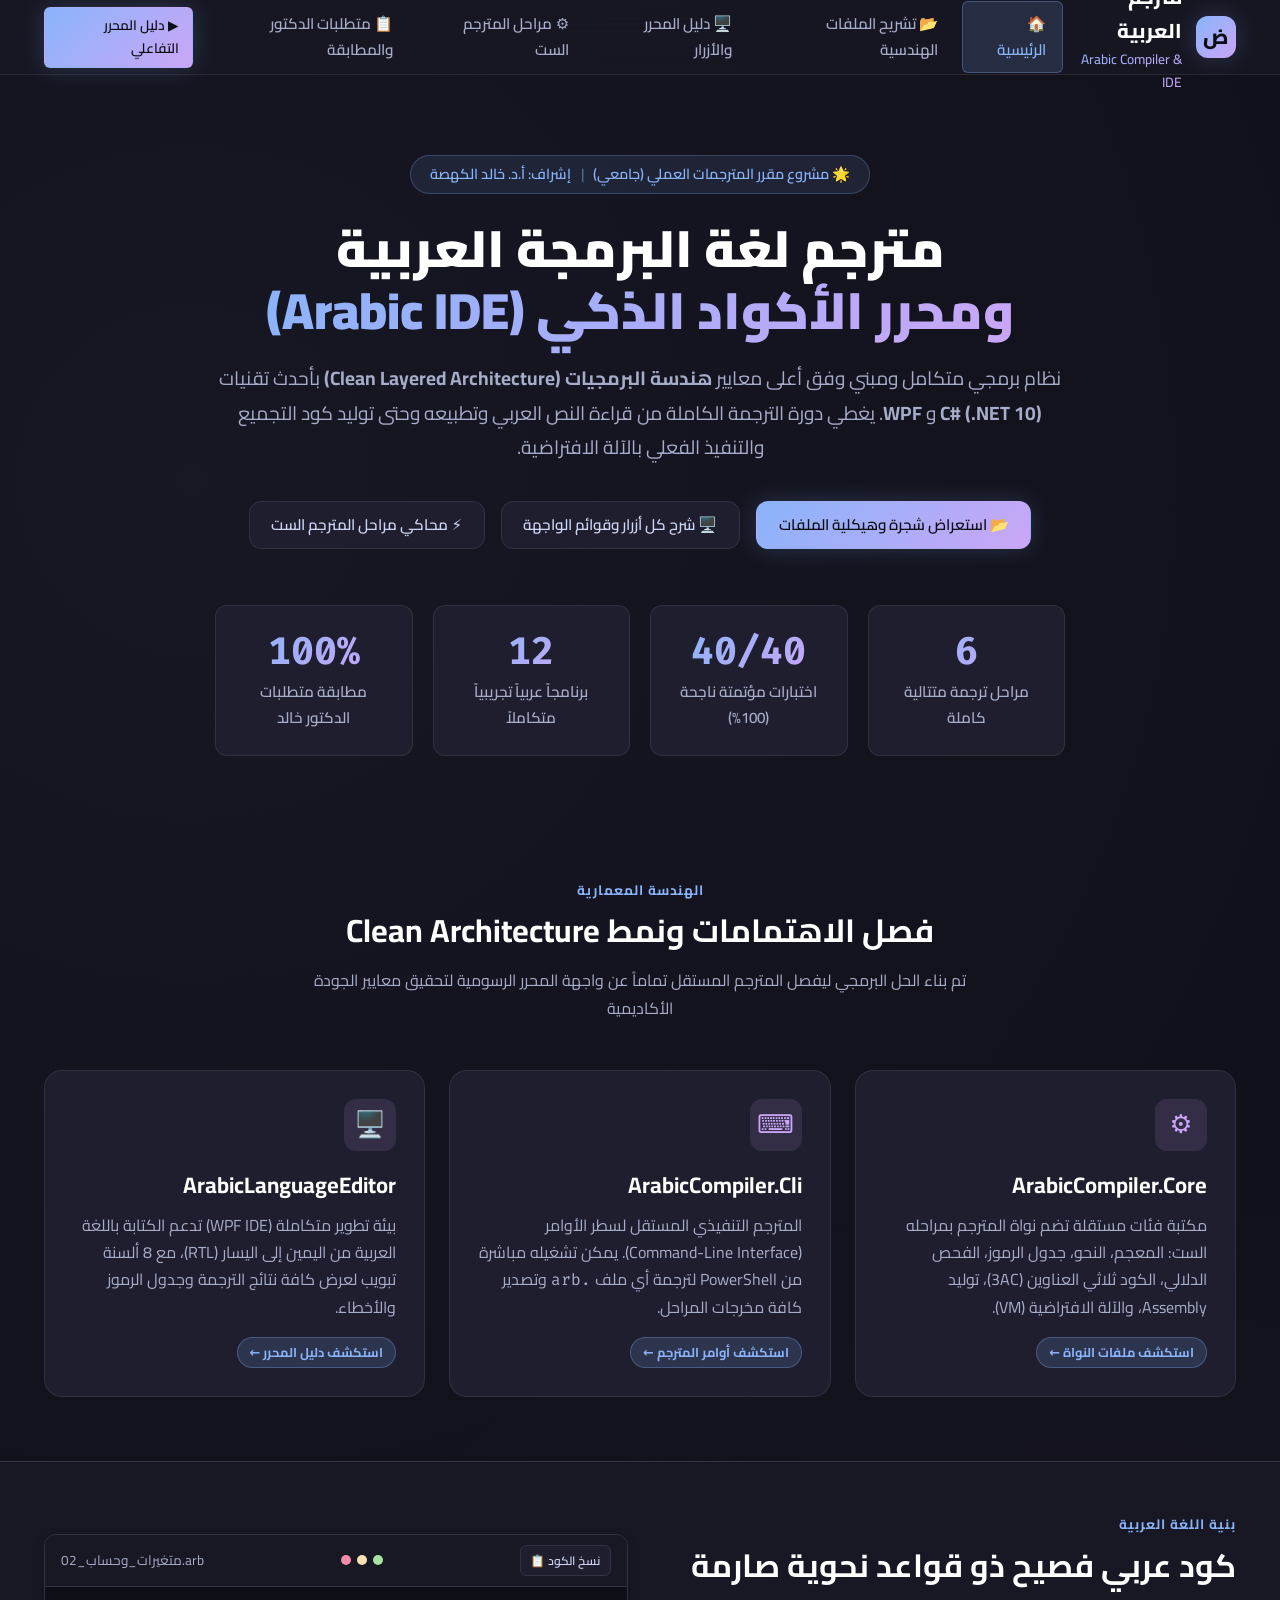
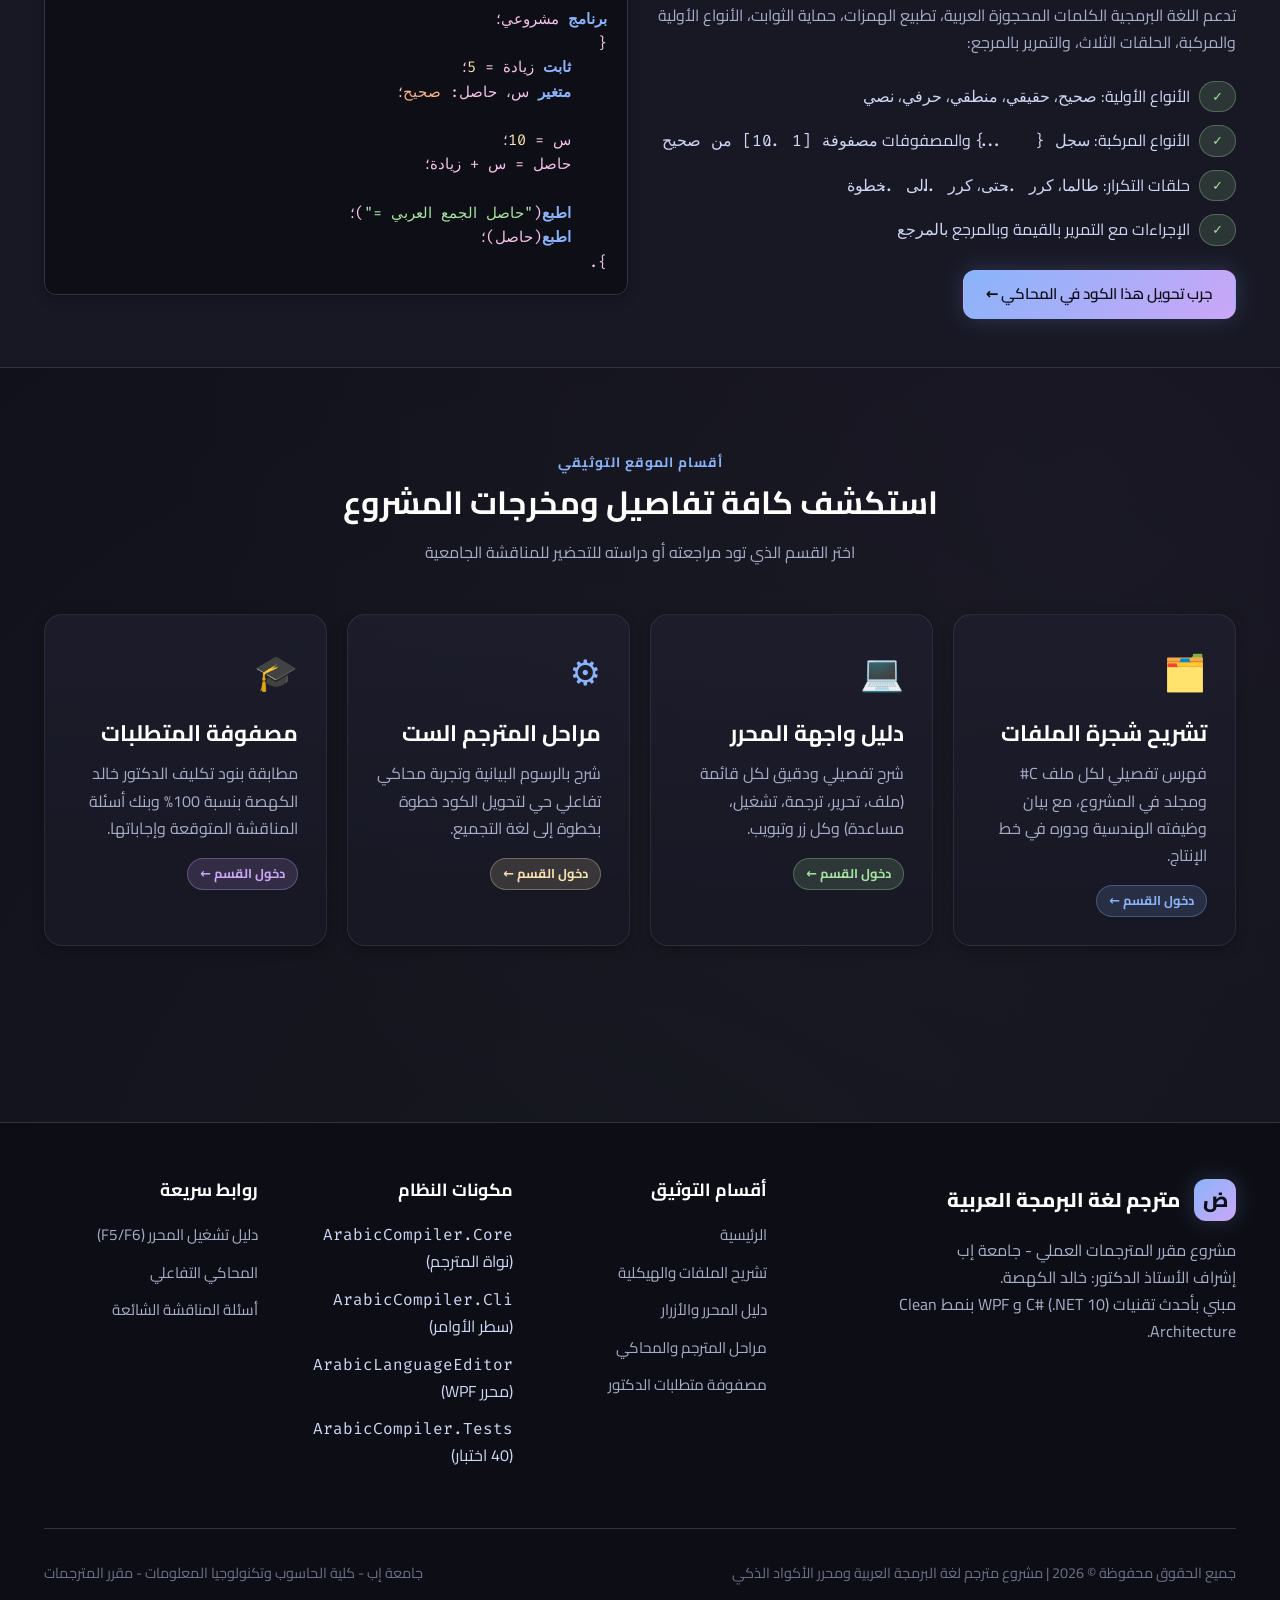
<file: website/index.html>
<!DOCTYPE html>
<html lang="ar" dir="rtl">
<head>
    <meta charset="UTF-8">
    <meta name="viewport" content="width=device-width, initial-scale=1.0">
    <title>مترجم لغة البرمجة العربية | البوابة الرسمية والدليل التوثيقي الشامل</title>
    <link rel="stylesheet" href="css/style.css">
    <link rel="icon" href="data:image/svg+xml,<svg xmlns='http://www.w3.org/2000/svg' viewBox='0 0 100 100'><text y='.9em' font-size='90'>⚡</text></svg>">
</head>
<body>

    <!-- Navigation Bar -->
    <header class="navbar">
        <div class="container">
            <a href="index.html" class="nav-brand">
                <div class="nav-logo-icon">ض</div>
                <div>
                    <span>مترجم العربية</span>
                    <span class="highlight" style="font-size: 0.85rem; display: block; font-weight: 500;">Arabic Compiler & IDE</span>
                </div>
            </a>

            <nav>
                <ul class="nav-menu">
                    <li><a href="index.html" class="nav-link active">🏠 الرئيسية</a></li>
                    <li><a href="architecture.html" class="nav-link">📂 تشريح الملفات الهندسية</a></li>
                    <li><a href="ide-guide.html" class="nav-link">🖥️ دليل المحرر والأزرار</a></li>
                    <li><a href="compiler-pipeline.html" class="nav-link">⚙️ مراحل المترجم الست</a></li>
                    <li><a href="requirements.html" class="nav-link">📋 متطلبات الدكتور والمطابقة</a></li>
                </ul>
            </nav>

            <div class="nav-actions">
                <a href="ide-guide.html" class="btn btn-primary btn-sm">▶ دليل المحرر التفاعلي</a>
            </div>
        </div>
    </header>

    <!-- Hero Section -->
    <section class="hero">
        <div class="container">
            <div class="hero-content">
                <div class="hero-pill">
                    <span>🌟 مشروع مقرر المترجمات العملي (جامعي)</span>
                    <span style="opacity: 0.5;">|</span>
                    <span>إشراف: أ.د. خالد الكهصة</span>
                </div>

                <h1 class="hero-title">
                    مترجم لغة البرمجة العربية<br>
                    <span class="highlight" style="background: var(--gradient-primary); -webkit-background-clip: text; -webkit-text-fill-color: transparent;">
                        ومحرر الأكواد الذكي (Arabic IDE)
                    </span>
                </h1>

                <p class="hero-subtitle">
                    نظام برمجي متكامل ومبني وفق أعلى معايير <strong>هندسة البرمجيات (Clean Layered Architecture)</strong> بأحدث تقنيات <strong>C# (.NET 10)</strong> و <strong>WPF</strong>. يغطي دورة الترجمة الكاملة من قراءة النص العربي وتطبيعه وحتى توليد كود التجميع والتنفيذ الفعلي بالآلة الافتراضية.
                </p>

                <div class="hero-actions">
                    <a href="architecture.html" class="btn btn-primary">
                        <span>📂 استعراض شجرة وهيكلية الملفات</span>
                    </a>
                    <a href="ide-guide.html" class="btn btn-secondary">
                        <span>🖥️ شرح كل أزرار وقوائم الواجهة</span>
                    </a>
                    <a href="compiler-pipeline.html" class="btn btn-secondary">
                        <span>⚡ محاكي مراحل المترجم الست</span>
                    </a>
                </div>

                <!-- Stats Grid -->
                <div class="stats-grid">
                    <div class="stat-box">
                        <div class="stat-number">6</div>
                        <div class="stat-label">مراحل ترجمة متتالية كاملة</div>
                    </div>
                    <div class="stat-box">
                        <div class="stat-number">40/40</div>
                        <div class="stat-label">اختبارات مؤتمتة ناجحة (100%)</div>
                    </div>
                    <div class="stat-box">
                        <div class="stat-number">12</div>
                        <div class="stat-label">برنامجاً عربياً تجريبياً متكاملاً</div>
                    </div>
                    <div class="stat-box">
                        <div class="stat-number">100%</div>
                        <div class="stat-label">مطابقة متطلبات الدكتور خالد</div>
                    </div>
                </div>
            </div>
        </div>
    </section>

    <!-- Architecture Highlights -->
    <section style="padding: 4rem 0;">
        <div class="container">
            <div class="section-header">
                <span class="section-tag">الهندسة المعمارية</span>
                <h2>فصل الاهتمامات ونمط Clean Architecture</h2>
                <p>تم بناء الحل البرمجي ليفصل المترجم المستقل تماماً عن واجهة المحرر الرسومية لتحقيق معايير الجودة الأكاديمية</p>
            </div>

            <div class="grid-3">
                <div class="feature-card">
                    <div class="feature-icon">⚙️</div>
                    <h3>ArabicCompiler.Core</h3>
                    <p>مكتبة فئات مستقلة تضم نواة المترجم بمراحله الست: المعجم، النحو، جدول الرموز، الفحص الدلالي، الكود ثلاثي العناوين (3AC)، توليد Assembly، والآلة الافتراضية (VM).</p>
                    <a href="architecture.html#core" class="badge badge-primary">استكشف ملفات النواة ←</a>
                </div>

                <div class="feature-card">
                    <div class="feature-icon">⌨️</div>
                    <h3>ArabicCompiler.Cli</h3>
                    <p>المترجم التنفيذي المستقل لسطر الأوامر (Command-Line Interface). يمكن تشغيله مباشرة من PowerShell لترجمة أي ملف <code>.arb</code> وتصدير كافة مخرجات المراحل.</p>
                    <a href="architecture.html#cli" class="badge badge-primary">استكشف أوامر المترجم ←</a>
                </div>

                <div class="feature-card">
                    <div class="feature-icon">🖥️</div>
                    <h3>ArabicLanguageEditor</h3>
                    <p>بيئة تطوير متكاملة (WPF IDE) تدعم الكتابة باللغة العربية من اليمين إلى اليسار (RTL)، مع 8 ألسنة تبويب لعرض كافة نتائج الترجمة وجدول الرموز والأخطاء.</p>
                    <a href="ide-guide.html" class="badge badge-primary">استكشف دليل المحرر ←</a>
                </div>
            </div>
        </div>
    </section>

    <!-- Code Preview Showcase -->
    <section style="padding: 3rem 0; background: var(--bg-surface); border-top: 1px solid var(--border-color); border-bottom: 1px solid var(--border-color);">
        <div class="container">
            <div class="grid-2" style="align-items: center;">
                <div>
                    <span class="section-tag">بنية اللغة العربية</span>
                    <h2>كود عربي فصيح ذو قواعد نحوية صارمة</h2>
                    <p>تدعم اللغة البرمجية الكلمات المحجوزة العربية، تطبيع الهمزات، حماية الثوابت، الأنواع الأولية والمركبة، الحلقات الثلاث، والتمرير بالمرجع:</p>

                    <ul style="list-style: none; margin: 1.5rem 0;">
                        <li style="margin-bottom: 0.8rem; display: flex; align-items: center; gap: 0.6rem;">
                            <span class="badge badge-success">✓</span>
                            <span>الأنواع الأولية: <code>صحيح</code>، <code>حقيقي</code>، <code>منطقي</code>، <code>حرفي</code>، <code>نصي</code></span>
                        </li>
                        <li style="margin-bottom: 0.8rem; display: flex; align-items: center; gap: 0.6rem;">
                            <span class="badge badge-success">✓</span>
                            <span>الأنواع المركبة: <code>سجل { ... }</code> والمصفوفات <code>مصفوفة [1..10] من صحيح</code></span>
                        </li>
                        <li style="margin-bottom: 0.8rem; display: flex; align-items: center; gap: 0.6rem;">
                            <span class="badge badge-success">✓</span>
                            <span>حلقات التكرار: <code>طالما</code>، <code>كرر..حتى</code>، <code>كرر..الى..خطوة</code></span>
                        </li>
                        <li style="margin-bottom: 0.8rem; display: flex; align-items: center; gap: 0.6rem;">
                            <span class="badge badge-success">✓</span>
                            <span>الإجراءات مع التمرير بالقيمة وبالمرجع <code>بالمرجع</code></span>
                        </li>
                    </ul>

                    <a href="compiler-pipeline.html" class="btn btn-primary">جرب تحويل هذا الكود في المحاكي ←</a>
                </div>

                <div>
                    <div class="code-block">
                        <div class="code-header">
                            <span>02_متغيرات_وحساب.arb</span>
                            <div class="code-dots">
                                <div class="code-dot red"></div>
                                <div class="code-dot yellow"></div>
                                <div class="code-dot green"></div>
                            </div>
                        </div>
                        <div class="code-content">
<pre style="direction: rtl; text-align: right;"><span class="code-keyword">برنامج</span> مشروعي؛
{
    <span class="code-keyword">ثابت</span> زيادة = <span class="code-number">5</span>؛
    <span class="code-keyword">متغير</span> س، حاصل: <span class="code-type">صحيح</span>؛

    س = <span class="code-number">10</span>؛
    حاصل = س + زيادة؛

    <span class="code-keyword">اطبع</span>(<span class="code-string">"حاصل الجمع العربي ="</span>)؛
    <span class="code-keyword">اطبع</span>(حاصل)؛
}.</pre>
                        </div>
                    </div>
                </div>
            </div>
        </div>
    </section>

    <!-- Quick Navigation Cards -->
    <section style="padding: 5rem 0;">
        <div class="container">
            <div class="section-header">
                <span class="section-tag">أقسام الموقع التوثيقي</span>
                <h2>استكشف كافة تفاصيل ومخرجات المشروع</h2>
                <p>اختر القسم الذي تود مراجعته أو دراسته للتحضير للمناقشة الجامعية</p>
            </div>

            <div class="grid-4">
                <a href="architecture.html" class="card" style="text-decoration: none;">
                    <div style="font-size: 2.2rem; margin-bottom: 1rem;">🗂️</div>
                    <h3 style="color: var(--text-white);">تشريح شجرة الملفات</h3>
                    <p>فهرس تفصيلي لكل ملف C# ومجلد في المشروع، مع بيان وظيفته الهندسية ودوره في خط الإنتاج.</p>
                    <span class="badge badge-primary">دخول القسم ←</span>
                </a>

                <a href="ide-guide.html" class="card" style="text-decoration: none;">
                    <div style="font-size: 2.2rem; margin-bottom: 1rem;">💻</div>
                    <h3 style="color: var(--text-white);">دليل واجهة المحرر</h3>
                    <p>شرح تفصيلي ودقيق لكل قائمة (ملف، تحرير، ترجمة، تشغيل، مساعدة) وكل زر وتبويب.</p>
                    <span class="badge badge-success">دخول القسم ←</span>
                </a>

                <a href="compiler-pipeline.html" class="card" style="text-decoration: none;">
                    <div style="font-size: 2.2rem; margin-bottom: 1rem;">⚙️</div>
                    <h3 style="color: var(--text-white);">مراحل المترجم الست</h3>
                    <p>شرح بالرسوم البيانية وتجربة محاكي تفاعلي حي لتحويل الكود خطوة بخطوة إلى لغة التجميع.</p>
                    <span class="badge badge-warning">دخول القسم ←</span>
                </a>

                <a href="requirements.html" class="card" style="text-decoration: none;">
                    <div style="font-size: 2.2rem; margin-bottom: 1rem;">🎓</div>
                    <h3 style="color: var(--text-white);">مصفوفة المتطلبات</h3>
                    <p>مطابقة بنود تكليف الدكتور خالد الكهصة بنسبة 100% وبنك أسئلة المناقشة المتوقعة وإجاباتها.</p>
                    <span class="badge badge-purple">دخول القسم ←</span>
                </a>
            </div>
        </div>
    </section>

    <!-- Footer -->
    <footer class="footer">
        <div class="container">
            <div class="footer-grid">
                <div class="footer-col">
                    <div class="nav-brand" style="margin-bottom: 1rem;">
                        <div class="nav-logo-icon">ض</div>
                        <span>مترجم لغة البرمجة العربية</span>
                    </div>
                    <p>مشروع مقرر المترجمات العملي - جامعة إب<br>إشراف الأستاذ الدكتور: خالد الكهصة.<br>مبني بأحدث تقنيات C# (.NET 10) و WPF بنمط Clean Architecture.</p>
                </div>

                <div class="footer-col">
                    <h4>أقسام التوثيق</h4>
                    <ul>
                        <li><a href="index.html">الرئيسية</a></li>
                        <li><a href="architecture.html">تشريح الملفات والهيكلية</a></li>
                        <li><a href="ide-guide.html">دليل المحرر والأزرار</a></li>
                        <li><a href="compiler-pipeline.html">مراحل المترجم والمحاكي</a></li>
                        <li><a href="requirements.html">مصفوفة متطلبات الدكتور</a></li>
                    </ul>
                </div>

                <div class="footer-col">
                    <h4>مكونات النظام</h4>
                    <ul>
                        <li><code>ArabicCompiler.Core</code> (نواة المترجم)</li>
                        <li><code>ArabicCompiler.Cli</code> (سطر الأوامر)</li>
                        <li><code>ArabicLanguageEditor</code> (محرر WPF)</li>
                        <li><code>ArabicCompiler.Tests</code> (40 اختبار)</li>
                    </ul>
                </div>

                <div class="footer-col">
                    <h4>روابط سريعة</h4>
                    <ul>
                        <li><a href="ide-guide.html">دليل تشغيل المحرر (F5/F6)</a></li>
                        <li><a href="compiler-pipeline.html">المحاكي التفاعلي</a></li>
                        <li><a href="requirements.html">أسئلة المناقشة الشائعة</a></li>
                    </ul>
                </div>
            </div>

            <div class="footer-bottom">
                <div>جميع الحقوق محفوظة &copy; 2026 | مشروع مترجم لغة البرمجة العربية ومحرر الأكواد الذكي</div>
                <div>جامعة إب - كلية الحاسوب وتكنولوجيا المعلومات - مقرر المترجمات</div>
            </div>
        </div>
    </footer>

    <script src="js/main.js"></script>
</body>
</html>
</file>
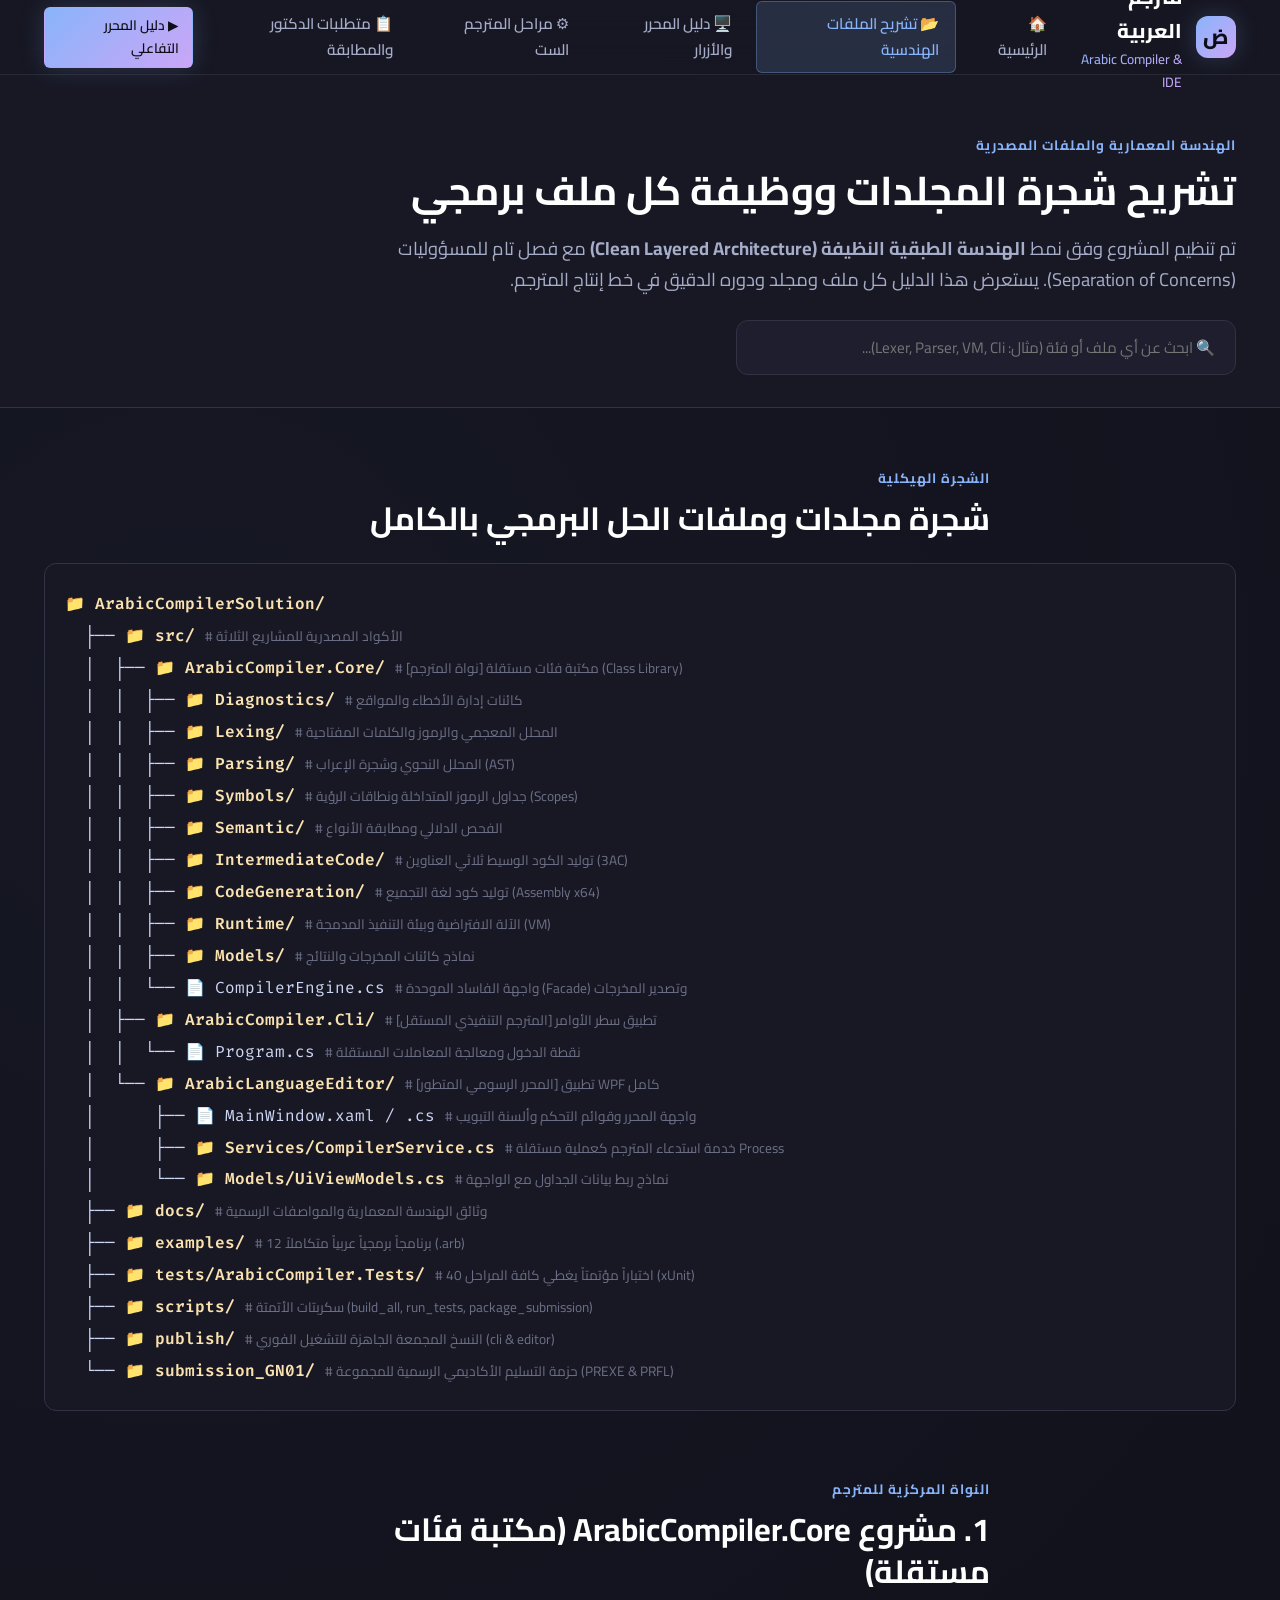
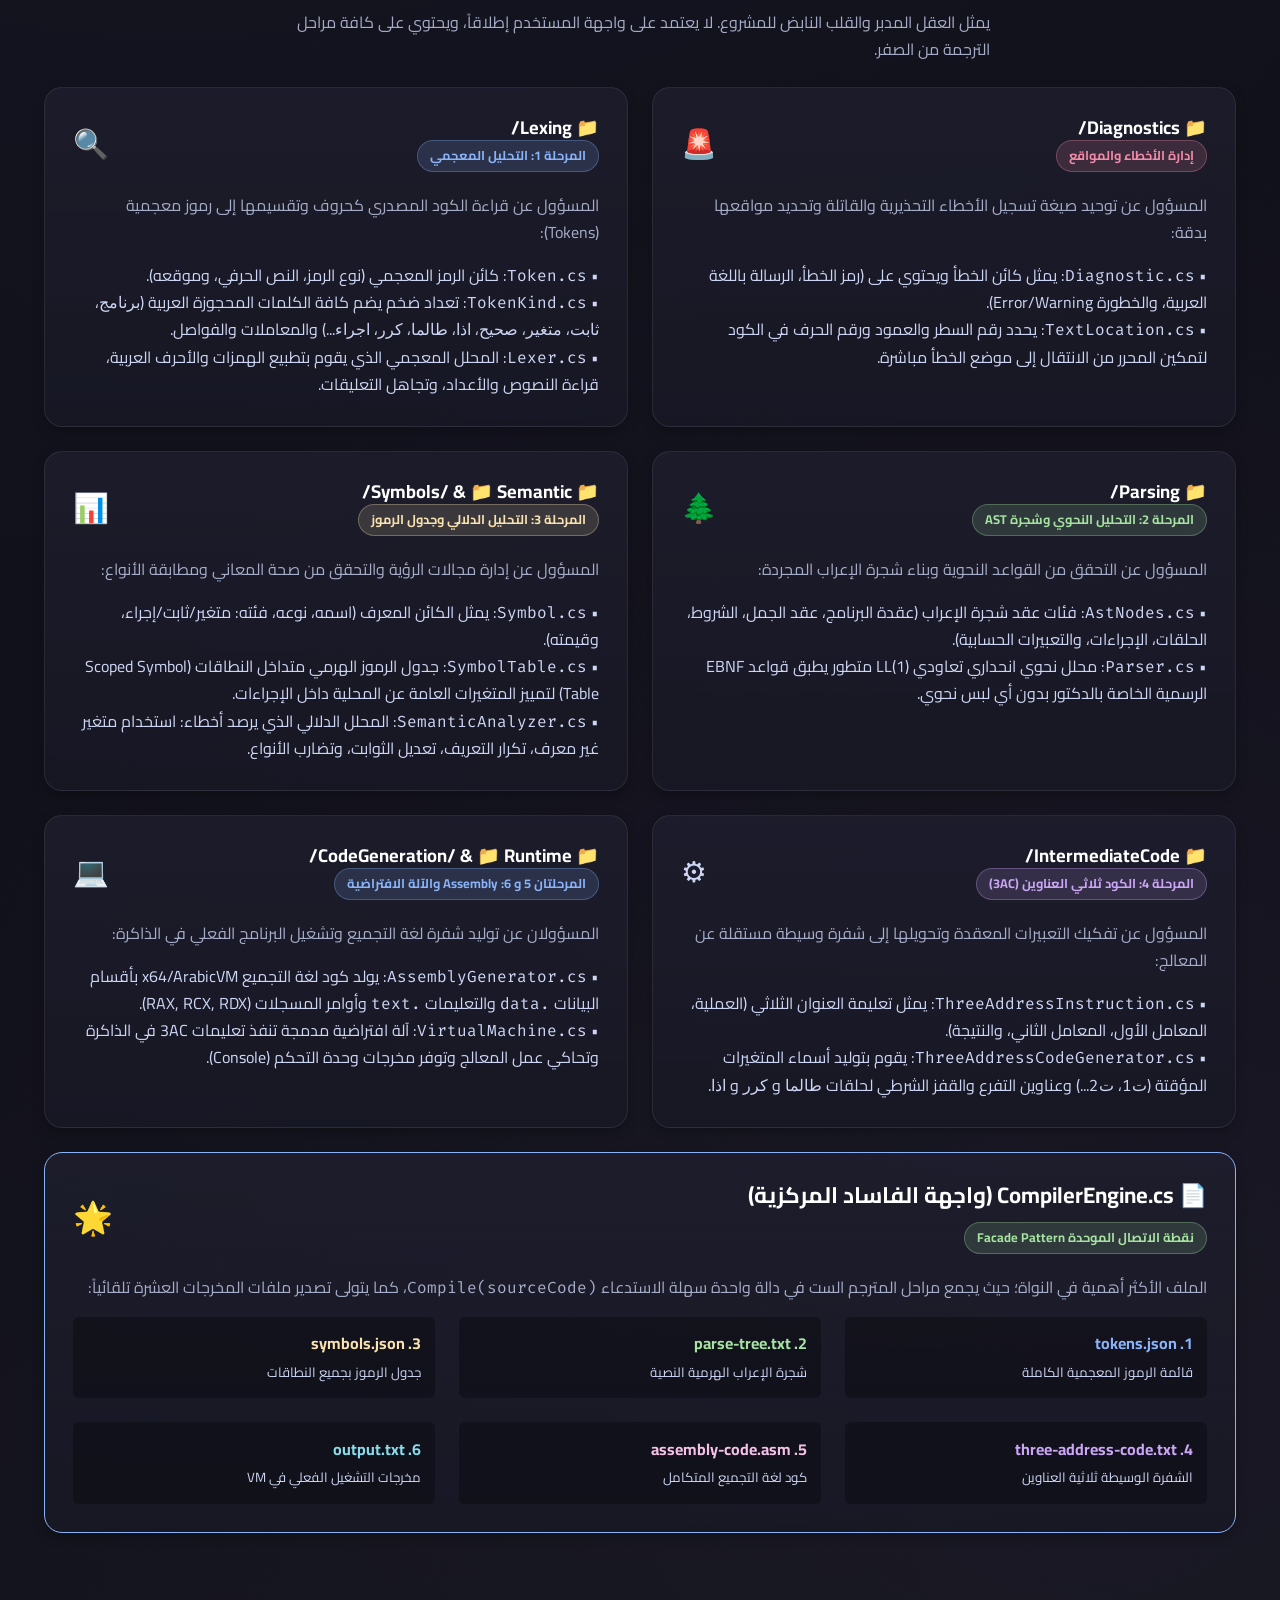
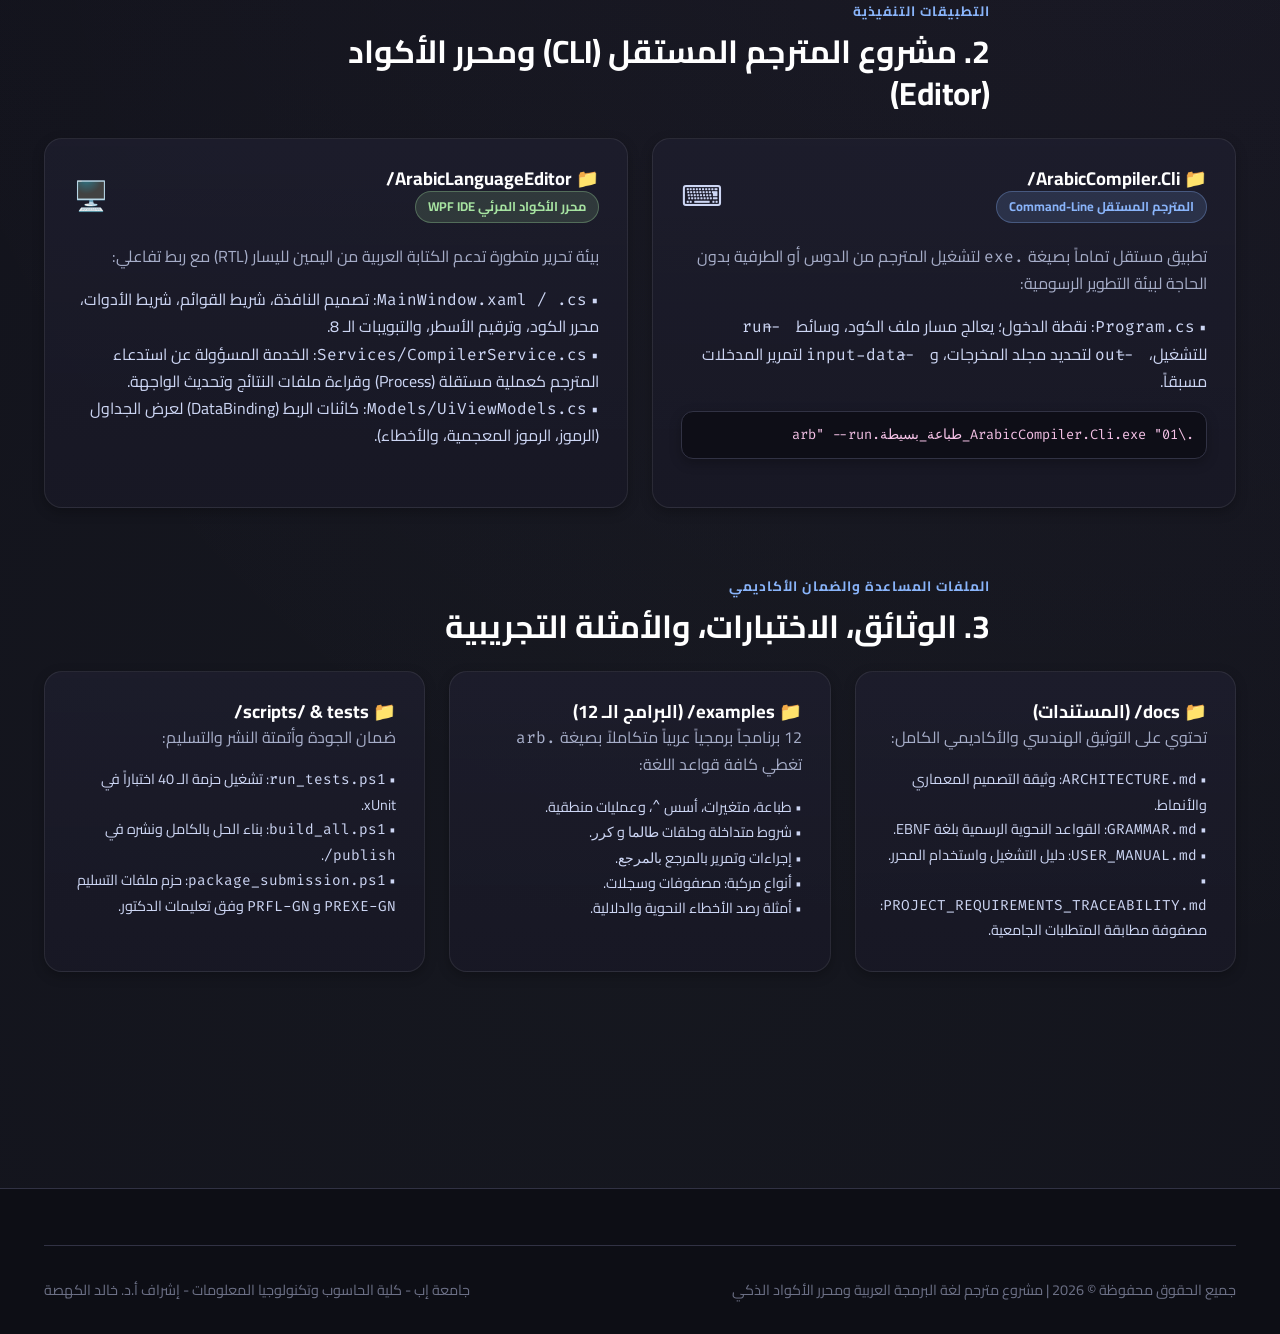
<file: website/architecture.html>
<!DOCTYPE html>
<html lang="ar" dir="rtl">
<head>
    <meta charset="UTF-8">
    <meta name="viewport" content="width=device-width, initial-scale=1.0">
    <title>تشريح هيكلية المجلدات والأكواد المصدرية | مترجم لغة البرمجة العربية</title>
    <link rel="stylesheet" href="css/style.css">
    <link rel="icon" href="data:image/svg+xml,<svg xmlns='http://www.w3.org/2000/svg' viewBox='0 0 100 100'><text y='.9em' font-size='90'>🗂️</text></svg>">
</head>
<body>

    <!-- Navigation Bar -->
    <header class="navbar">
        <div class="container">
            <a href="index.html" class="nav-brand">
                <div class="nav-logo-icon">ض</div>
                <div>
                    <span>مترجم العربية</span>
                    <span class="highlight" style="font-size: 0.85rem; display: block; font-weight: 500;">Arabic Compiler & IDE</span>
                </div>
            </a>

            <nav>
                <ul class="nav-menu">
                    <li><a href="index.html" class="nav-link">🏠 الرئيسية</a></li>
                    <li><a href="architecture.html" class="nav-link active">📂 تشريح الملفات الهندسية</a></li>
                    <li><a href="ide-guide.html" class="nav-link">🖥️ دليل المحرر والأزرار</a></li>
                    <li><a href="compiler-pipeline.html" class="nav-link">⚙️ مراحل المترجم الست</a></li>
                    <li><a href="requirements.html" class="nav-link">📋 متطلبات الدكتور والمطابقة</a></li>
                </ul>
            </nav>

            <div class="nav-actions">
                <a href="ide-guide.html" class="btn btn-primary btn-sm">▶ دليل المحرر التفاعلي</a>
            </div>
        </div>
    </header>

    <!-- Page Header -->
    <section style="padding: 3.5rem 0 2rem; background: var(--bg-surface); border-bottom: 1px solid var(--border-color);">
        <div class="container">
            <span class="section-tag">الهندسة المعمارية والملفات المصدرية</span>
            <h1 style="margin-bottom: 1rem;">تشريح شجرة المجلدات ووظيفة كل ملف برمجي</h1>
            <p style="font-size: 1.15rem; max-width: 900px;">
                تم تنظيم المشروع وفق نمط <strong>الهندسة الطبقية النظيفة (Clean Layered Architecture)</strong> مع فصل تام للمسؤوليات (Separation of Concerns). يستعرض هذا الدليل كل ملف ومجلد ودوره الدقيق في خط إنتاج المترجم.
            </p>

            <!-- Quick Search Bar -->
            <div style="margin-top: 1.5rem; max-width: 500px; position: relative;">
                <input type="text" id="fileSearch" placeholder="🔍 ابحث عن أي ملف أو فئة (مثال: Lexer, Parser, VM, Cli)..." 
                       style="width: 100%; padding: 0.75rem 1.25rem; border-radius: var(--radius-md); background: var(--bg-card); border: 1px solid var(--border-color); color: var(--text-primary); font-family: inherit; font-size: 0.95rem;">
            </div>
        </div>
    </section>

    <!-- Content Sections -->
    <main class="container" style="padding: 3.5rem 1.5rem;">

        <!-- 1. الشجرة الكاملة للمشروع -->
        <section style="margin-bottom: 4rem;">
            <div class="section-header" style="text-align: right; margin-bottom: 1.5rem;">
                <span class="section-tag">الشجرة الهيكلية</span>
                <h2>شجرة مجلدات وملفات الحل البرمجي بالكامل</h2>
            </div>

            <div class="tree-view">
                <div class="tree-node"><span class="folder">📁 ArabicCompilerSolution/</span></div>
                <div class="tree-node">&nbsp;&nbsp;├── <span class="folder">📁 src/</span> <span class="desc"># الأكواد المصدرية للمشاريع الثلاثة</span></div>
                <div class="tree-node">&nbsp;&nbsp;│&nbsp;&nbsp;├── <span class="folder">📁 ArabicCompiler.Core/</span> <span class="desc"># [نواة المترجم] مكتبة فئات مستقلة (Class Library)</span></div>
                <div class="tree-node">&nbsp;&nbsp;│&nbsp;&nbsp;│&nbsp;&nbsp;├── <span class="folder">📁 Diagnostics/</span> <span class="desc"># كائنات إدارة الأخطاء والمواقع</span></div>
                <div class="tree-node">&nbsp;&nbsp;│&nbsp;&nbsp;│&nbsp;&nbsp;├── <span class="folder">📁 Lexing/</span> <span class="desc"># المحلل المعجمي والرموز والكلمات المفتاحية</span></div>
                <div class="tree-node">&nbsp;&nbsp;│&nbsp;&nbsp;│&nbsp;&nbsp;├── <span class="folder">📁 Parsing/</span> <span class="desc"># المحلل النحوي وشجرة الإعراب (AST)</span></div>
                <div class="tree-node">&nbsp;&nbsp;│&nbsp;&nbsp;│&nbsp;&nbsp;├── <span class="folder">📁 Symbols/</span> <span class="desc"># جداول الرموز المتداخلة ونطاقات الرؤية (Scopes)</span></div>
                <div class="tree-node">&nbsp;&nbsp;│&nbsp;&nbsp;│&nbsp;&nbsp;├── <span class="folder">📁 Semantic/</span> <span class="desc"># الفحص الدلالي ومطابقة الأنواع</span></div>
                <div class="tree-node">&nbsp;&nbsp;│&nbsp;&nbsp;│&nbsp;&nbsp;├── <span class="folder">📁 IntermediateCode/</span> <span class="desc"># توليد الكود الوسيط ثلاثي العناوين (3AC)</span></div>
                <div class="tree-node">&nbsp;&nbsp;│&nbsp;&nbsp;│&nbsp;&nbsp;├── <span class="folder">📁 CodeGeneration/</span> <span class="desc"># توليد كود لغة التجميع (Assembly x64)</span></div>
                <div class="tree-node">&nbsp;&nbsp;│&nbsp;&nbsp;│&nbsp;&nbsp;├── <span class="folder">📁 Runtime/</span> <span class="desc"># الآلة الافتراضية وبيئة التنفيذ المدمجة (VM)</span></div>
                <div class="tree-node">&nbsp;&nbsp;│&nbsp;&nbsp;│&nbsp;&nbsp;├── <span class="folder">📁 Models/</span> <span class="desc"># نماذج كائنات المخرجات والنتائج</span></div>
                <div class="tree-node">&nbsp;&nbsp;│&nbsp;&nbsp;│&nbsp;&nbsp;└── <span class="file">📄 CompilerEngine.cs</span> <span class="desc"># واجهة الفاساد الموحدة (Facade) وتصدير المخرجات</span></div>
                <div class="tree-node">&nbsp;&nbsp;│&nbsp;&nbsp;├── <span class="folder">📁 ArabicCompiler.Cli/</span> <span class="desc"># [المترجم التنفيذي المستقل] تطبيق سطر الأوامر</span></div>
                <div class="tree-node">&nbsp;&nbsp;│&nbsp;&nbsp;│&nbsp;&nbsp;└── <span class="file">📄 Program.cs</span> <span class="desc"># نقطة الدخول ومعالجة المعاملات المستقلة</span></div>
                <div class="tree-node">&nbsp;&nbsp;│&nbsp;&nbsp;└── <span class="folder">📁 ArabicLanguageEditor/</span> <span class="desc"># [المحرر الرسومي المتطور] تطبيق WPF كامل</span></div>
                <div class="tree-node">&nbsp;&nbsp;│&nbsp;&nbsp;&nbsp;&nbsp;&nbsp;&nbsp;├── <span class="file">📄 MainWindow.xaml / .cs</span> <span class="desc"># واجهة المحرر وقوائم التحكم وألسنة التبويب</span></div>
                <div class="tree-node">&nbsp;&nbsp;│&nbsp;&nbsp;&nbsp;&nbsp;&nbsp;&nbsp;├── <span class="folder">📁 Services/CompilerService.cs</span> <span class="desc"># خدمة استدعاء المترجم كعملية مستقلة Process</span></div>
                <div class="tree-node">&nbsp;&nbsp;│&nbsp;&nbsp;&nbsp;&nbsp;&nbsp;&nbsp;└── <span class="folder">📁 Models/UiViewModels.cs</span> <span class="desc"># نماذج ربط بيانات الجداول مع الواجهة</span></div>
                <div class="tree-node">&nbsp;&nbsp;├── <span class="folder">📁 docs/</span> <span class="desc"># وثائق الهندسة المعمارية والمواصفات الرسمية</span></div>
                <div class="tree-node">&nbsp;&nbsp;├── <span class="folder">📁 examples/</span> <span class="desc"># 12 برنامجاً برمجياً عربياً متكاملاً (.arb)</span></div>
                <div class="tree-node">&nbsp;&nbsp;├── <span class="folder">📁 tests/ArabicCompiler.Tests/</span> <span class="desc"># 40 اختباراً مؤتمتاً يغطي كافة المراحل (xUnit)</span></div>
                <div class="tree-node">&nbsp;&nbsp;├── <span class="folder">📁 scripts/</span> <span class="desc"># سكربتات الأتمتة (build_all, run_tests, package_submission)</span></div>
                <div class="tree-node">&nbsp;&nbsp;├── <span class="folder">📁 publish/</span> <span class="desc"># النسخ المجمعة الجاهزة للتشغيل الفوري (cli & editor)</span></div>
                <div class="tree-node">&nbsp;&nbsp;└── <span class="folder">📁 submission_GN01/</span> <span class="desc"># حزمة التسليم الأكاديمي الرسمية للمجموعة (PREXE & PRFL)</span></div>
            </div>
        </section>

        <!-- 2. تفصيل كل مجلد وكل ملف -->
        <section id="core" style="margin-bottom: 4rem;">
            <div class="section-header" style="text-align: right; margin-bottom: 1.5rem;">
                <span class="section-tag">النواة المركزية للمترجم</span>
                <h2>1. مشروع ArabicCompiler.Core (مكتبة فئات مستقلة)</h2>
                <p>يمثل العقل المدبر والقلب النابض للمشروع. لا يعتمد على واجهة المستخدم إطلاقاً، ويحتوي على كافة مراحل الترجمة من الصفر.</p>
            </div>

            <div class="grid-2">
                <!-- Diagnostic -->
                <div class="card file-detail-card">
                    <div class="card-header">
                        <div>
                            <h4>📁 Diagnostics/</h4>
                            <span class="badge badge-danger">إدارة الأخطاء والمواقع</span>
                        </div>
                        <span style="font-size: 1.8rem;">🚨</span>
                    </div>
                    <p>المسؤول عن توحيد صيغة تسجيل الأخطاء التحذيرية والقاتلة وتحديد مواقعها بدقة:</p>
                    <ul style="list-style: none; margin-top: 0.5rem;">
                        <li>• <code>Diagnostic.cs</code>: يمثل كائن الخطأ ويحتوي على (رمز الخطأ، الرسالة باللغة العربية، والخطورة Error/Warning).</li>
                        <li>• <code>TextLocation.cs</code>: يحدد رقم السطر والعمود ورقم الحرف في الكود لتمكين المحرر من الانتقال إلى موضع الخطأ مباشرة.</li>
                    </ul>
                </div>

                <!-- Lexing -->
                <div class="card file-detail-card">
                    <div class="card-header">
                        <div>
                            <h4>📁 Lexing/</h4>
                            <span class="badge badge-primary">المرحلة 1: التحليل المعجمي</span>
                        </div>
                        <span style="font-size: 1.8rem;">🔍</span>
                    </div>
                    <p>المسؤول عن قراءة الكود المصدري كحروف وتقسيمها إلى رموز معجمية (Tokens):</p>
                    <ul style="list-style: none; margin-top: 0.5rem;">
                        <li>• <code>Token.cs</code>: كائن الرمز المعجمي (نوع الرمز، النص الحرفي، وموقعه).</li>
                        <li>• <code>TokenKind.cs</code>: تعداد ضخم يضم كافة الكلمات المحجوزة العربية (<code>برنامج</code>، <code>ثابت</code>، <code>متغير</code>، <code>صحيح</code>، <code>اذا</code>، <code>طالما</code>، <code>كرر</code>، <code>اجراء</code>...) والمعاملات والفواصل.</li>
                        <li>• <code>Lexer.cs</code>: المحلل المعجمي الذي يقوم بتطبيع الهمزات والأحرف العربية، قراءة النصوص والأعداد، وتجاهل التعليقات.</li>
                    </ul>
                </div>

                <!-- Parsing -->
                <div class="card file-detail-card">
                    <div class="card-header">
                        <div>
                            <h4>📁 Parsing/</h4>
                            <span class="badge badge-success">المرحلة 2: التحليل النحوي وشجرة AST</span>
                        </div>
                        <span style="font-size: 1.8rem;">🌲</span>
                    </div>
                    <p>المسؤول عن التحقق من القواعد النحوية وبناء شجرة الإعراب المجردة:</p>
                    <ul style="list-style: none; margin-top: 0.5rem;">
                        <li>• <code>AstNodes.cs</code>: فئات عقد شجرة الإعراب (عقدة البرنامج، عقد الجمل، الشروط، الحلقات، الإجراءات، والتعبيرات الحسابية).</li>
                        <li>• <code>Parser.cs</code>: محلل نحوي انحداري تعاودي LL(1) متطور يطبق قواعد EBNF الرسمية الخاصة بالدكتور بدون أي لبس نحوي.</li>
                    </ul>
                </div>

                <!-- Symbols & Semantic -->
                <div class="card file-detail-card">
                    <div class="card-header">
                        <div>
                            <h4>📁 Symbols/ & 📁 Semantic/</h4>
                            <span class="badge badge-warning">المرحلة 3: التحليل الدلالي وجدول الرموز</span>
                        </div>
                        <span style="font-size: 1.8rem;">📊</span>
                    </div>
                    <p>المسؤول عن إدارة مجالات الرؤية والتحقق من صحة المعاني ومطابقة الأنواع:</p>
                    <ul style="list-style: none; margin-top: 0.5rem;">
                        <li>• <code>Symbol.cs</code>: يمثل الكائن المعرف (اسمه، نوعه، فئته: متغير/ثابت/إجراء، وقيمته).</li>
                        <li>• <code>SymbolTable.cs</code>: جدول الرموز الهرمي متداخل النطاقات (Scoped Symbol Table) لتمييز المتغيرات العامة عن المحلية داخل الإجراءات.</li>
                        <li>• <code>SemanticAnalyzer.cs</code>: المحلل الدلالي الذي يرصد أخطاء: استخدام متغير غير معرف، تكرار التعريف، تعديل الثوابت، وتضارب الأنواع.</li>
                    </ul>
                </div>

                <!-- IntermediateCode -->
                <div class="card file-detail-card">
                    <div class="card-header">
                        <div>
                            <h4>📁 IntermediateCode/</h4>
                            <span class="badge badge-purple">المرحلة 4: الكود ثلاثي العناوين (3AC)</span>
                        </div>
                        <span style="font-size: 1.8rem;">⚙️</span>
                    </div>
                    <p>المسؤول عن تفكيك التعبيرات المعقدة وتحويلها إلى شفرة وسيطة مستقلة عن المعالج:</p>
                    <ul style="list-style: none; margin-top: 0.5rem;">
                        <li>• <code>ThreeAddressInstruction.cs</code>: يمثل تعليمة العنوان الثلاثي (العملية، المعامل الأول، المعامل الثاني، والنتيجة).</li>
                        <li>• <code>ThreeAddressCodeGenerator.cs</code>: يقوم بتوليد أسماء المتغيرات المؤقتة (<code>ت1</code>، <code>ت2</code>...) وعناوين التفرع والقفز الشرطي لحلقات <code>طالما</code> و <code>كرر</code> و <code>اذا</code>.</li>
                    </ul>
                </div>

                <!-- CodeGeneration & Runtime -->
                <div class="card file-detail-card">
                    <div class="card-header">
                        <div>
                            <h4>📁 CodeGeneration/ & 📁 Runtime/</h4>
                            <span class="badge badge-primary">المرحلتان 5 و 6: Assembly والآلة الافتراضية</span>
                        </div>
                        <span style="font-size: 1.8rem;">💻</span>
                    </div>
                    <p>المسؤولان عن توليد شفرة لغة التجميع وتشغيل البرنامج الفعلي في الذاكرة:</p>
                    <ul style="list-style: none; margin-top: 0.5rem;">
                        <li>• <code>AssemblyGenerator.cs</code>: يولد كود لغة التجميع x64/ArabicVM بأقسام البيانات <code>.data</code> والتعليمات <code>.text</code> وأوامر المسجلات (RAX, RCX, RDX).</li>
                        <li>• <code>VirtualMachine.cs</code>: آلة افتراضية مدمجة تنفذ تعليمات 3AC في الذاكرة وتحاكي عمل المعالج وتوفر مخرجات وحدة التحكم (Console).</li>
                    </ul>
                </div>
            </div>

            <!-- CompilerEngine.cs Card -->
            <div class="card file-detail-card" style="margin-top: 1.5rem; border-color: var(--accent-blue);">
                <div class="card-header">
                    <div>
                        <h3>📄 CompilerEngine.cs (واجهة الفاساد المركزية)</h3>
                        <span class="badge badge-success">نقطة الاتصال الموحدة Facade Pattern</span>
                    </div>
                    <span style="font-size: 2rem;">🌟</span>
                </div>
                <p>الملف الأكثر أهمية في النواة؛ حيث يجمع مراحل المترجم الست في دالة واحدة سهلة الاستدعاء <code>Compile(sourceCode)</code>، كما يتولى تصدير ملفات المخرجات العشرة تلقائياً:</p>
                <div class="grid-3" style="margin-top: 1rem;">
                    <div style="background: rgba(0,0,0,0.3); padding: 0.85rem; border-radius: 6px;">
                        <strong style="color: var(--accent-blue);">1. tokens.json</strong><br>
                        <small>قائمة الرموز المعجمية الكاملة</small>
                    </div>
                    <div style="background: rgba(0,0,0,0.3); padding: 0.85rem; border-radius: 6px;">
                        <strong style="color: var(--accent-green);">2. parse-tree.txt</strong><br>
                        <small>شجرة الإعراب الهرمية النصية</small>
                    </div>
                    <div style="background: rgba(0,0,0,0.3); padding: 0.85rem; border-radius: 6px;">
                        <strong style="color: var(--accent-yellow);">3. symbols.json</strong><br>
                        <small>جدول الرموز بجميع النطاقات</small>
                    </div>
                    <div style="background: rgba(0,0,0,0.3); padding: 0.85rem; border-radius: 6px;">
                        <strong style="color: var(--accent-mauve);">4. three-address-code.txt</strong><br>
                        <small>الشفرة الوسيطة ثلاثية العناوين</small>
                    </div>
                    <div style="background: rgba(0,0,0,0.3); padding: 0.85rem; border-radius: 6px;">
                        <strong style="color: var(--accent-pink);">5. assembly-code.asm</strong><br>
                        <small>كود لغة التجميع المتكامل</small>
                    </div>
                    <div style="background: rgba(0,0,0,0.3); padding: 0.85rem; border-radius: 6px;">
                        <strong style="color: var(--accent-cyan);">6. output.txt</strong><br>
                        <small>مخرجات التشغيل الفعلي في VM</small>
                    </div>
                </div>
            </div>
        </section>

        <!-- 3. مشروع سطر الأوامر والمحرر -->
        <section id="cli" style="margin-bottom: 4rem;">
            <div class="section-header" style="text-align: right; margin-bottom: 1.5rem;">
                <span class="section-tag">التطبيقات التنفيذية</span>
                <h2>2. مشروع المترجم المستقل (CLI) ومحرر الأكواد (Editor)</h2>
            </div>

            <div class="grid-2">
                <div class="card file-detail-card">
                    <div class="card-header">
                        <div>
                            <h4>📁 ArabicCompiler.Cli/</h4>
                            <span class="badge badge-primary">المترجم المستقل Command-Line</span>
                        </div>
                        <span style="font-size: 1.8rem;">⌨️</span>
                    </div>
                    <p>تطبيق مستقل تماماً بصيغة <code>.exe</code> لتشغيل المترجم من الدوس أو الطرفية بدون الحاجة لبيئة التطوير الرسومية:</p>
                    <ul style="list-style: none; margin-top: 0.5rem;">
                        <li>• <code>Program.cs</code>: نقطة الدخول؛ يعالج مسار ملف الكود، وسائط <code>--run</code> للتشغيل، <code>--out</code> لتحديد مجلد المخرجات، و <code>--input-data</code> لتمرير المدخلات مسبقاً.</li>
                    </ul>
                    <div class="code-block" style="margin-top: 1rem;">
                        <div class="code-content" style="padding: 0.75rem; font-size: 0.85rem;">
                            <code>.\ArabicCompiler.Cli.exe "01_طباعة_بسيطة.arb" --run</code>
                        </div>
                    </div>
                </div>

                <div class="card file-detail-card">
                    <div class="card-header">
                        <div>
                            <h4>📁 ArabicLanguageEditor/</h4>
                            <span class="badge badge-success">محرر الأكواد المرئي WPF IDE</span>
                        </div>
                        <span style="font-size: 1.8rem;">🖥️</span>
                    </div>
                    <p>بيئة تحرير متطورة تدعم الكتابة العربية من اليمين لليسار (RTL) مع ربط تفاعلي:</p>
                    <ul style="list-style: none; margin-top: 0.5rem;">
                        <li>• <code>MainWindow.xaml / .cs</code>: تصميم النافذة، شريط القوائم، شريط الأدوات، محرر الكود، وترقيم الأسطر، والتبويبات الـ 8.</li>
                        <li>• <code>Services/CompilerService.cs</code>: الخدمة المسؤولة عن استدعاء المترجم كعملية مستقلة (Process) وقراءة ملفات النتائج وتحديث الواجهة.</li>
                        <li>• <code>Models/UiViewModels.cs</code>: كائنات الربط (DataBinding) لعرض الجداول (الرموز، الرموز المعجمية، والأخطاء).</li>
                    </ul>
                </div>
            </div>
        </section>

        <!-- 4. ملفات التوثيق والأمثلة والاختبارات -->
        <section style="margin-bottom: 4rem;">
            <div class="section-header" style="text-align: right; margin-bottom: 1.5rem;">
                <span class="section-tag">الملفات المساعدة والضمان الأكاديمي</span>
                <h2>3. الوثائق، الاختبارات، والأمثلة التجريبية</h2>
            </div>

            <div class="grid-3">
                <div class="card file-detail-card">
                    <h4>📁 docs/ (المستندات)</h4>
                    <p>تحتوي على التوثيق الهندسي والأكاديمي الكامل:</p>
                    <ul style="list-style: none; font-size: 0.9rem;">
                        <li>• <code>ARCHITECTURE.md</code>: وثيقة التصميم المعماري والأنماط.</li>
                        <li>• <code>GRAMMAR.md</code>: القواعد النحوية الرسمية بلغة EBNF.</li>
                        <li>• <code>USER_MANUAL.md</code>: دليل التشغيل واستخدام المحرر.</li>
                        <li>• <code>PROJECT_REQUIREMENTS_TRACEABILITY.md</code>: مصفوفة مطابقة المتطلبات الجامعية.</li>
                    </ul>
                </div>

                <div class="card file-detail-card">
                    <h4>📁 examples/ (البرامج الـ 12)</h4>
                    <p>12 برنامجاً برمجياً عربياً متكاملاً بصيغة <code>.arb</code> تغطي كافة قواعد اللغة:</p>
                    <ul style="list-style: none; font-size: 0.9rem;">
                        <li>• طباعة، متغيرات، أسس <code>^</code>، وعمليات منطقية.</li>
                        <li>• شروط متداخلة وحلقات <code>طالما</code> و <code>كرر</code>.</li>
                        <li>• إجراءات وتمرير بالمرجع <code>بالمرجع</code>.</li>
                        <li>• أنواع مركبة: مصفوفات وسجلات.</li>
                        <li>• أمثلة رصد الأخطاء النحوية والدلالية.</li>
                    </ul>
                </div>

                <div class="card file-detail-card">
                    <h4>📁 scripts/ & tests/</h4>
                    <p>ضمان الجودة وأتمتة النشر والتسليم:</p>
                    <ul style="list-style: none; font-size: 0.9rem;">
                        <li>• <code>run_tests.ps1</code>: تشغيل حزمة الـ 40 اختباراً في xUnit.</li>
                        <li>• <code>build_all.ps1</code>: بناء الحل بالكامل ونشره في <code>publish/</code>.</li>
                        <li>• <code>package_submission.ps1</code>: حزم ملفات التسليم <code>PREXE-GN</code> و <code>PRFL-GN</code> وفق تعليمات الدكتور.</li>
                    </ul>
                </div>
            </div>
        </section>

    </main>

    <!-- Footer -->
    <footer class="footer">
        <div class="container">
            <div class="footer-bottom">
                <div>جميع الحقوق محفوظة &copy; 2026 | مشروع مترجم لغة البرمجة العربية ومحرر الأكواد الذكي</div>
                <div>جامعة إب - كلية الحاسوب وتكنولوجيا المعلومات - إشراف أ.د. خالد الكهصة</div>
            </div>
        </div>
    </footer>

    <script src="js/main.js"></script>
</body>
</html>
</file>
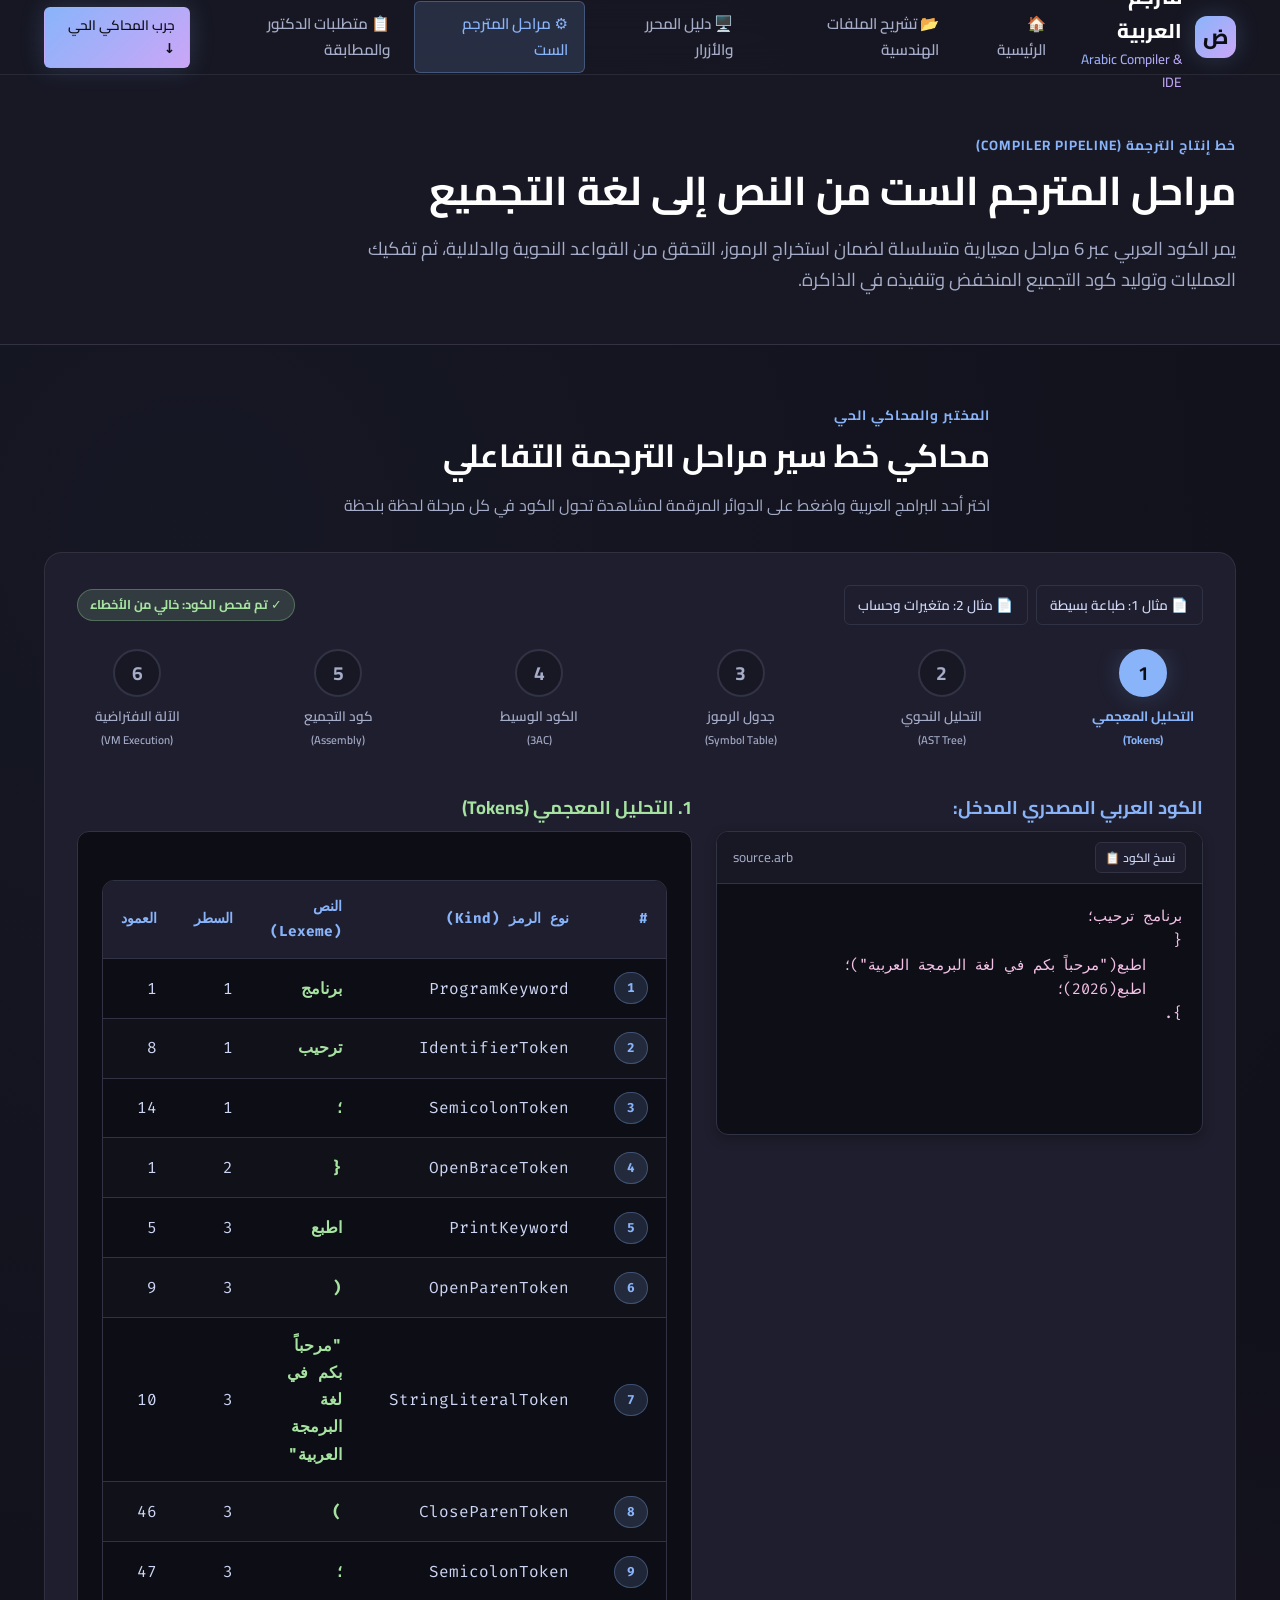
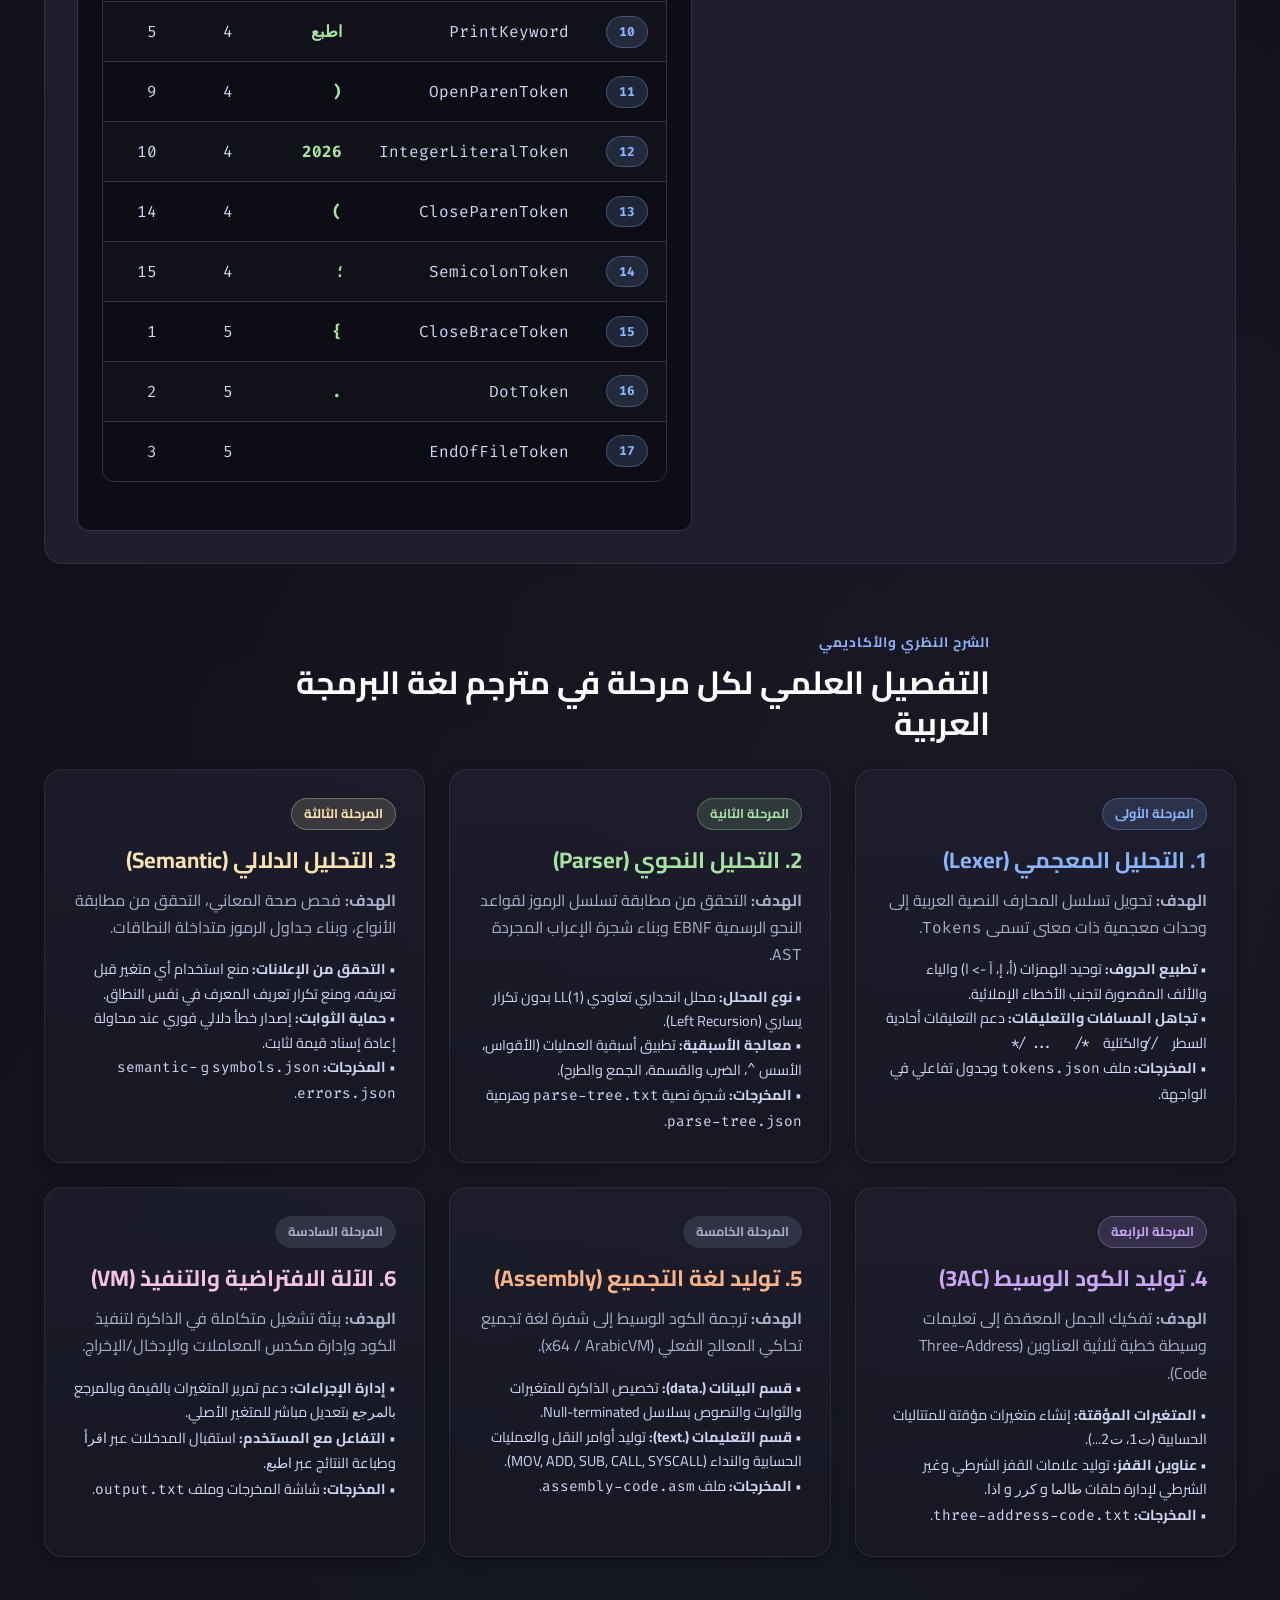
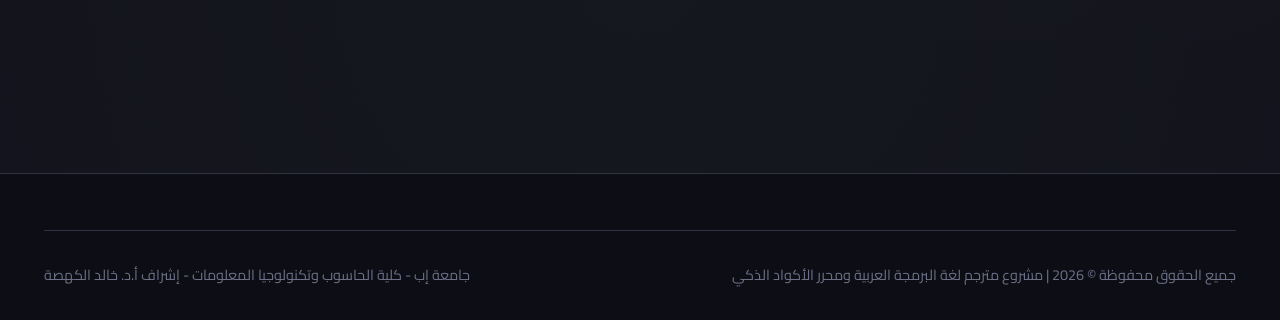
<file: website/compiler-pipeline.html>
<!DOCTYPE html>
<html lang="ar" dir="rtl">
<head>
    <meta charset="UTF-8">
    <meta name="viewport" content="width=device-width, initial-scale=1.0">
    <title>مراحل المترجم الست والمحاكي التفاعلي | Arabic Compiler Pipeline</title>
    <link rel="stylesheet" href="css/style.css">
    <link rel="icon" href="data:image/svg+xml,<svg xmlns='http://www.w3.org/2000/svg' viewBox='0 0 100 100'><text y='.9em' font-size='90'>⚙️</text></svg>">
</head>
<body>

    <!-- Navigation Bar -->
    <header class="navbar">
        <div class="container">
            <a href="index.html" class="nav-brand">
                <div class="nav-logo-icon">ض</div>
                <div>
                    <span>مترجم العربية</span>
                    <span class="highlight" style="font-size: 0.85rem; display: block; font-weight: 500;">Arabic Compiler & IDE</span>
                </div>
            </a>

            <nav>
                <ul class="nav-menu">
                    <li><a href="index.html" class="nav-link">🏠 الرئيسية</a></li>
                    <li><a href="architecture.html" class="nav-link">📂 تشريح الملفات الهندسية</a></li>
                    <li><a href="ide-guide.html" class="nav-link">🖥️ دليل المحرر والأزرار</a></li>
                    <li><a href="compiler-pipeline.html" class="nav-link active">⚙️ مراحل المترجم الست</a></li>
                    <li><a href="requirements.html" class="nav-link">📋 متطلبات الدكتور والمطابقة</a></li>
                </ul>
            </nav>

            <div class="nav-actions">
                <a href="#simulator" class="btn btn-primary btn-sm">جرب المحاكي الحي ↓</a>
            </div>
        </div>
    </header>

    <!-- Page Header -->
    <section style="padding: 3.5rem 0 2rem; background: var(--bg-surface); border-bottom: 1px solid var(--border-color);">
        <div class="container">
            <span class="section-tag">خط إنتاج الترجمة (Compiler Pipeline)</span>
            <h1 style="margin-bottom: 1rem;">مراحل المترجم الست من النص إلى لغة التجميع</h1>
            <p style="font-size: 1.15rem; max-width: 900px;">
                يمر الكود العربي عبر 6 مراحل معيارية متسلسلة لضمان استخراج الرموز، التحقق من القواعد النحوية والدلالية، ثم تفكيك العمليات وتوليد كود التجميع المنخفض وتنفيذه في الذاكرة.
            </p>
        </div>
    </section>

    <!-- Main Content Container -->
    <main class="container" style="padding: 3.5rem 1.5rem;">

        <!-- 1. المحاكي التفاعلي الحي -->
        <section id="simulator" style="margin-bottom: 4rem;">
            <div class="section-header" style="text-align: right; margin-bottom: 1.5rem;">
                <span class="section-tag">المختبر والمحاكي الحي</span>
                <h2>محاكي خط سير مراحل الترجمة التفاعلي</h2>
                <p>اختر أحد البرامج العربية واضغط على الدوائر المرقمة لمشاهدة تحول الكود في كل مرحلة لحظة بلحظة</p>
            </div>

            <div class="sim-container">
                <!-- Sample Selector -->
                <div style="display: flex; align-items: center; justify-content: space-between; margin-bottom: 1.5rem; flex-wrap: wrap; gap: 1rem;">
                    <div style="display: flex; gap: 0.5rem;">
                        <button class="btn btn-secondary btn-sm" onclick="selectSample('sample1')">📄 مثال 1: طباعة بسيطة</button>
                        <button class="btn btn-secondary btn-sm" onclick="selectSample('sample2')">📄 مثال 2: متغيرات وحساب</button>
                    </div>
                    <div class="badge badge-success">✓ تم فحص الكود: خالي من الأخطاء</div>
                </div>

                <!-- Stage Steps Indicators -->
                <div class="sim-stages">
                    <div class="sim-stage-item active" onclick="selectStage(0)">
                        <div class="sim-stage-circle">1</div>
                        <div class="sim-stage-label">التحليل المعجمي<br><small>(Tokens)</small></div>
                    </div>
                    <div class="sim-stage-item" onclick="selectStage(1)">
                        <div class="sim-stage-circle">2</div>
                        <div class="sim-stage-label">التحليل النحوي<br><small>(AST Tree)</small></div>
                    </div>
                    <div class="sim-stage-item" onclick="selectStage(2)">
                        <div class="sim-stage-circle">3</div>
                        <div class="sim-stage-label">جدول الرموز<br><small>(Symbol Table)</small></div>
                    </div>
                    <div class="sim-stage-item" onclick="selectStage(3)">
                        <div class="sim-stage-circle">4</div>
                        <div class="sim-stage-label">الكود الوسيط<br><small>(3AC)</small></div>
                    </div>
                    <div class="sim-stage-item" onclick="selectStage(4)">
                        <div class="sim-stage-circle">5</div>
                        <div class="sim-stage-label">كود التجميع<br><small>(Assembly)</small></div>
                    </div>
                    <div class="sim-stage-item" onclick="selectStage(5)">
                        <div class="sim-stage-circle">6</div>
                        <div class="sim-stage-label">الآلة الافتراضية<br><small>(VM Execution)</small></div>
                    </div>
                </div>

                <!-- Stage Content View (Grid) -->
                <div class="grid-2">
                    <div>
                        <h4 style="margin-bottom: 0.75rem; color: var(--accent-blue);">الكود العربي المصدري المدخل:</h4>
                        <div class="code-block" style="margin: 0;">
                            <div class="code-header"><span>source.arb</span></div>
                            <pre id="simSourceCode" class="code-content" style="direction: rtl; text-align: right; min-height: 250px;"></pre>
                        </div>
                    </div>

                    <div>
                        <h4 id="simStageTitle" style="margin-bottom: 0.75rem; color: var(--accent-green);">مخرجات المرحلة:</h4>
                        <div id="simStageOutput" class="sim-output-box">
                            <!-- Populated dynamically via simulator.js -->
                        </div>
                    </div>
                </div>
            </div>
        </section>

        <!-- 2. شرح المراحل الست بالتفصيل الأكاديمي -->
        <section style="margin-bottom: 4rem;">
            <div class="section-header" style="text-align: right; margin-bottom: 1.5rem;">
                <span class="section-tag">الشرح النظري والأكاديمي</span>
                <h2>التفصيل العلمي لكل مرحلة في مترجم لغة البرمجة العربية</h2>
            </div>

            <div class="grid-3">
                <!-- 1. Lexer -->
                <div class="card">
                    <span class="badge badge-primary" style="margin-bottom: 1rem;">المرحلة الأولى</span>
                    <h3 style="color: var(--accent-blue);">1. التحليل المعجمي (Lexer)</h3>
                    <p><strong>الهدف:</strong> تحويل تسلسل المحارف النصية العربية إلى وحدات معجمية ذات معنى تسمى <code>Tokens</code>.</p>
                    <ul style="list-style: none; font-size: 0.9rem;">
                        <li>• <strong>تطبيع الحروف:</strong> توحيد الهمزات (أ، إ، آ -> ا) والياء والألف المقصورة لتجنب الأخطاء الإملائية.</li>
                        <li>• <strong>تجاهل المسافات والتعليقات:</strong> دعم التعليقات أحادية السطر <code>//</code> والكتلية <code>/* ... */</code>.</li>
                        <li>• <strong>المخرجات:</strong> ملف <code>tokens.json</code> وجدول تفاعلي في الواجهة.</li>
                    </ul>
                </div>

                <!-- 2. Parser -->
                <div class="card">
                    <span class="badge badge-success" style="margin-bottom: 1rem;">المرحلة الثانية</span>
                    <h3 style="color: var(--accent-green);">2. التحليل النحوي (Parser)</h3>
                    <p><strong>الهدف:</strong> التحقق من مطابقة تسلسل الرموز لقواعد النحو الرسمية EBNF وبناء شجرة الإعراب المجردة <code>AST</code>.</p>
                    <ul style="list-style: none; font-size: 0.9rem;">
                        <li>• <strong>نوع المحلل:</strong> محلل انحداري تعاودي LL(1) بدون تكرار يساري (Left Recursion).</li>
                        <li>• <strong>معالجة الأسبقية:</strong> تطبيق أسبقية العمليات (الأقواس، الأسس <code>^</code>، الضرب والقسمة، الجمع والطرح).</li>
                        <li>• <strong>المخرجات:</strong> شجرة نصية <code>parse-tree.txt</code> وهرمية <code>parse-tree.json</code>.</li>
                    </ul>
                </div>

                <!-- 3. Semantic -->
                <div class="card">
                    <span class="badge badge-warning" style="margin-bottom: 1rem;">المرحلة الثالثة</span>
                    <h3 style="color: var(--accent-yellow);">3. التحليل الدلالي (Semantic)</h3>
                    <p><strong>الهدف:</strong> فحص صحة المعاني، التحقق من مطابقة الأنواع، وبناء جداول الرموز متداخلة النطاقات.</p>
                    <ul style="list-style: none; font-size: 0.9rem;">
                        <li>• <strong>التحقق من الإعلانات:</strong> منع استخدام أي متغير قبل تعريفه، ومنع تكرار تعريف المعرف في نفس النطاق.</li>
                        <li>• <strong>حماية الثوابت:</strong> إصدار خطأ دلالي فوري عند محاولة إعادة إسناد قيمة لثابت.</li>
                        <li>• <strong>المخرجات:</strong> <code>symbols.json</code> و <code>semantic-errors.json</code>.</li>
                    </ul>
                </div>

                <!-- 4. 3AC -->
                <div class="card">
                    <span class="badge badge-purple" style="margin-bottom: 1rem;">المرحلة الرابعة</span>
                    <h3 style="color: var(--accent-mauve);">4. توليد الكود الوسيط (3AC)</h3>
                    <p><strong>الهدف:</strong> تفكيك الجمل المعقدة إلى تعليمات وسيطة خطية ثلاثية العناوين (Three-Address Code).</p>
                    <ul style="list-style: none; font-size: 0.9rem;">
                        <li>• <strong>المتغيرات المؤقتة:</strong> إنشاء متغيرات مؤقتة للمتتاليات الحسابية (<code>ت1</code>، <code>ت2</code>...).</li>
                        <li>• <strong>عناوين القفز:</strong> توليد علامات القفز الشرطي وغير الشرطي لإدارة حلقات <code>طالما</code> و <code>كرر</code> و <code>اذا</code>.</li>
                        <li>• <strong>المخرجات:</strong> <code>three-address-code.txt</code>.</li>
                    </ul>
                </div>

                <!-- 5. Assembly -->
                <div class="card">
                    <span class="badge badge-peach" style="margin-bottom: 1rem;">المرحلة الخامسة</span>
                    <h3 style="color: var(--accent-peach);">5. توليد لغة التجميع (Assembly)</h3>
                    <p><strong>الهدف:</strong> ترجمة الكود الوسيط إلى شفرة لغة تجميع تحاكي المعالج الفعلي (x64 / ArabicVM).</p>
                    <ul style="list-style: none; font-size: 0.9rem;">
                        <li>• <strong>قسم البيانات (.data):</strong> تخصيص الذاكرة للمتغيرات والثوابت والنصوص بسلاسل Null-terminated.</li>
                        <li>• <strong>قسم التعليمات (.text):</strong> توليد أوامر النقل والعمليات الحسابية والنداء (MOV, ADD, SUB, CALL, SYSCALL).</li>
                        <li>• <strong>المخرجات:</strong> ملف <code>assembly-code.asm</code>.</li>
                    </ul>
                </div>

                <!-- 6. VM -->
                <div class="card">
                    <span class="badge badge-pink" style="margin-bottom: 1rem;">المرحلة السادسة</span>
                    <h3 style="color: var(--accent-pink);">6. الآلة الافتراضية والتنفيذ (VM)</h3>
                    <p><strong>الهدف:</strong> بيئة تشغيل متكاملة في الذاكرة لتنفيذ الكود وإدارة مكدس المعاملات والإدخال/الإخراج.</p>
                    <ul style="list-style: none; font-size: 0.9rem;">
                        <li>• <strong>إدارة الإجراءات:</strong> دعم تمرير المتغيرات بالقيمة وبالمرجع <code>بالمرجع</code> بتعديل مباشر للمتغير الأصلي.</li>
                        <li>• <strong>التفاعل مع المستخدم:</strong> استقبال المدخلات عبر <code>اقرأ</code> وطباعة النتائج عبر <code>اطبع</code>.</li>
                        <li>• <strong>المخرجات:</strong> شاشة المخرجات وملف <code>output.txt</code>.</li>
                    </ul>
                </div>
            </div>
        </section>

    </main>

    <!-- Footer -->
    <footer class="footer">
        <div class="container">
            <div class="footer-bottom">
                <div>جميع الحقوق محفوظة &copy; 2026 | مشروع مترجم لغة البرمجة العربية ومحرر الأكواد الذكي</div>
                <div>جامعة إب - كلية الحاسوب وتكنولوجيا المعلومات - إشراف أ.د. خالد الكهصة</div>
            </div>
        </div>
    </footer>

    <script src="js/main.js"></script>
    <script src="js/simulator.js"></script>
</body>
</html>
</file>
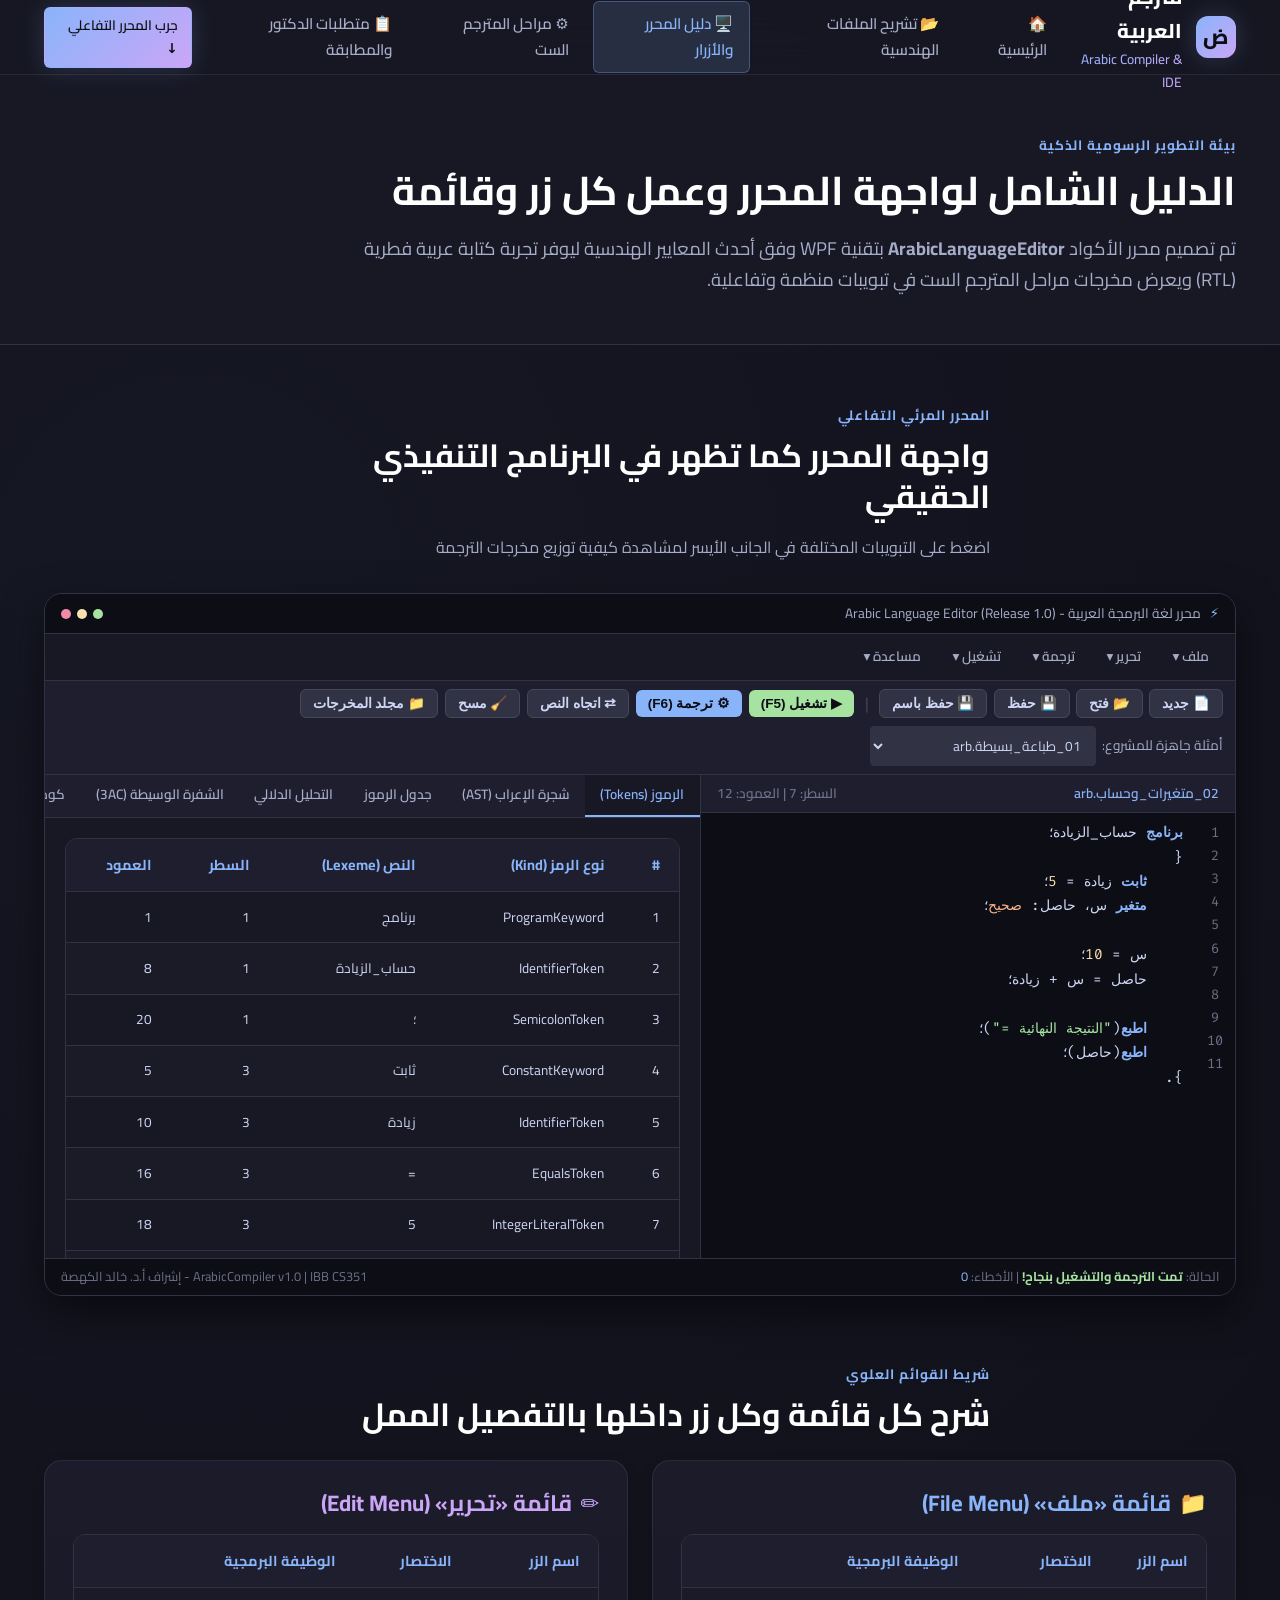
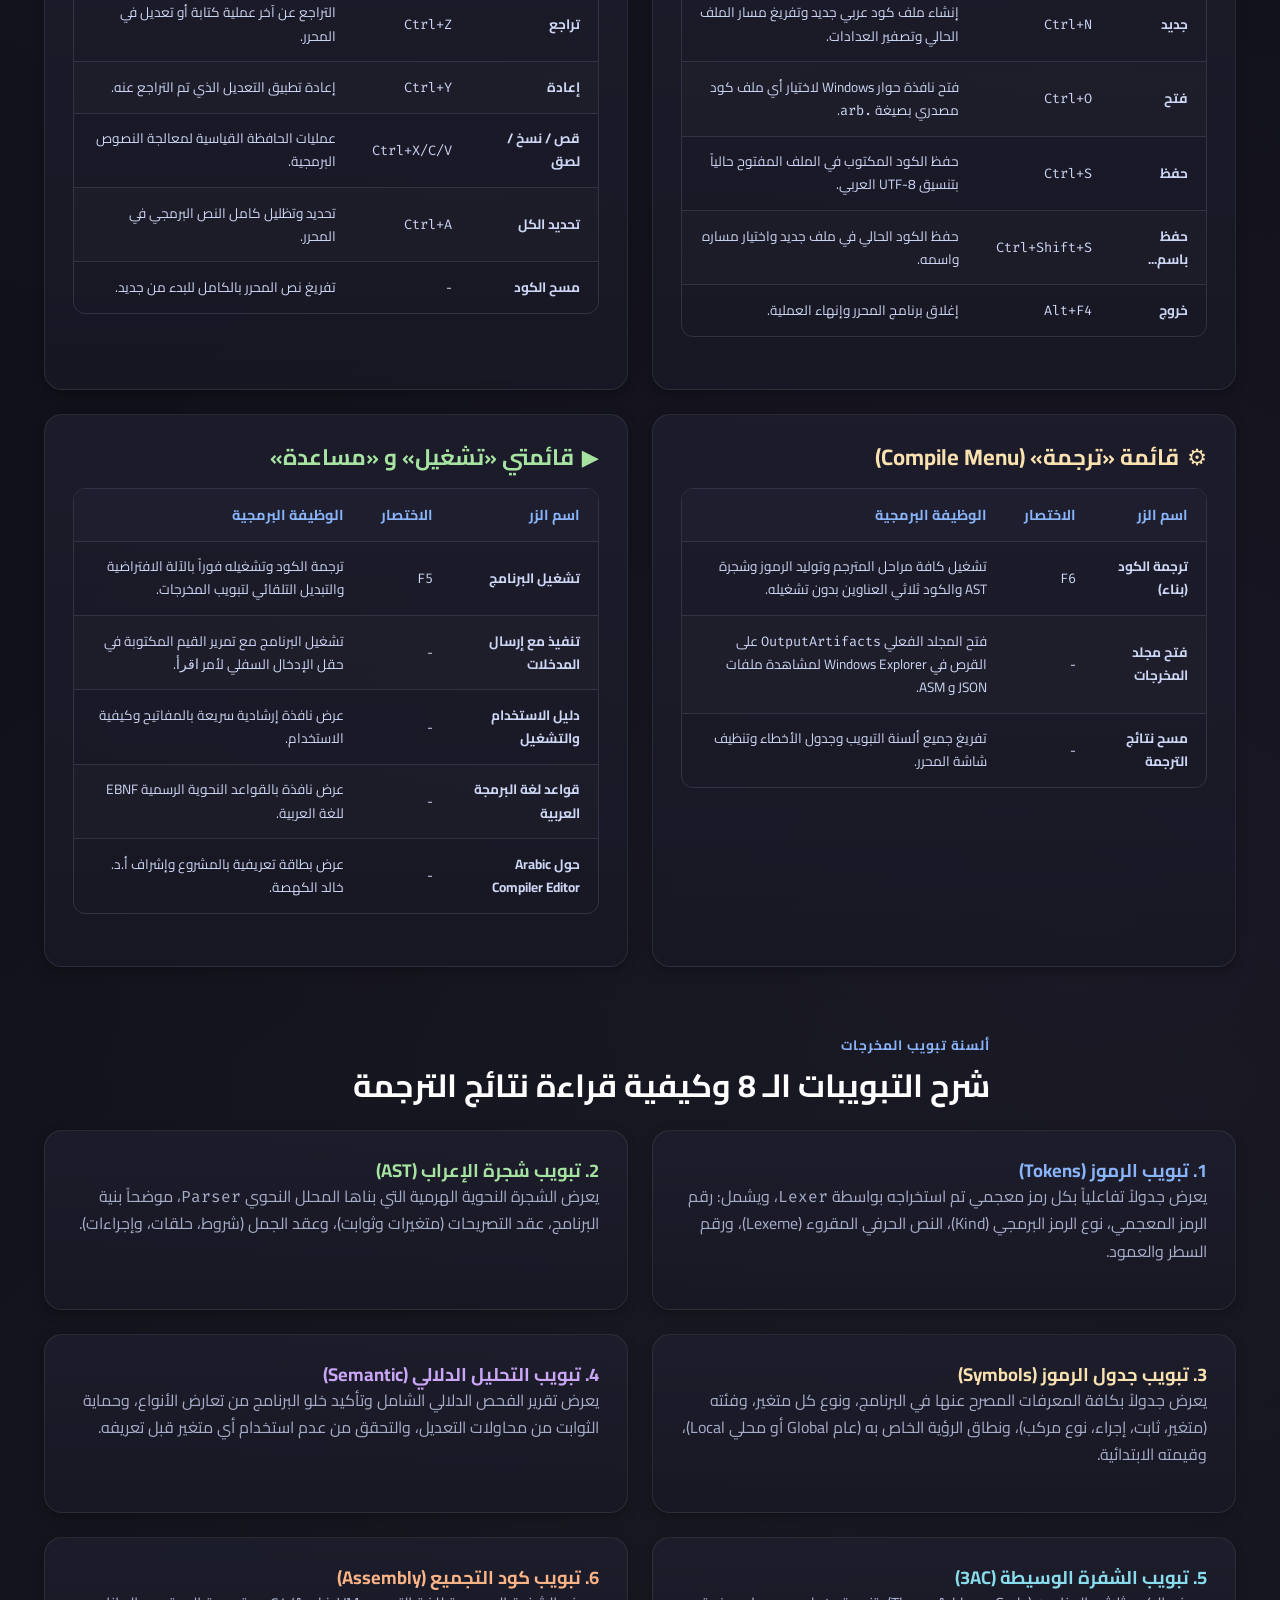
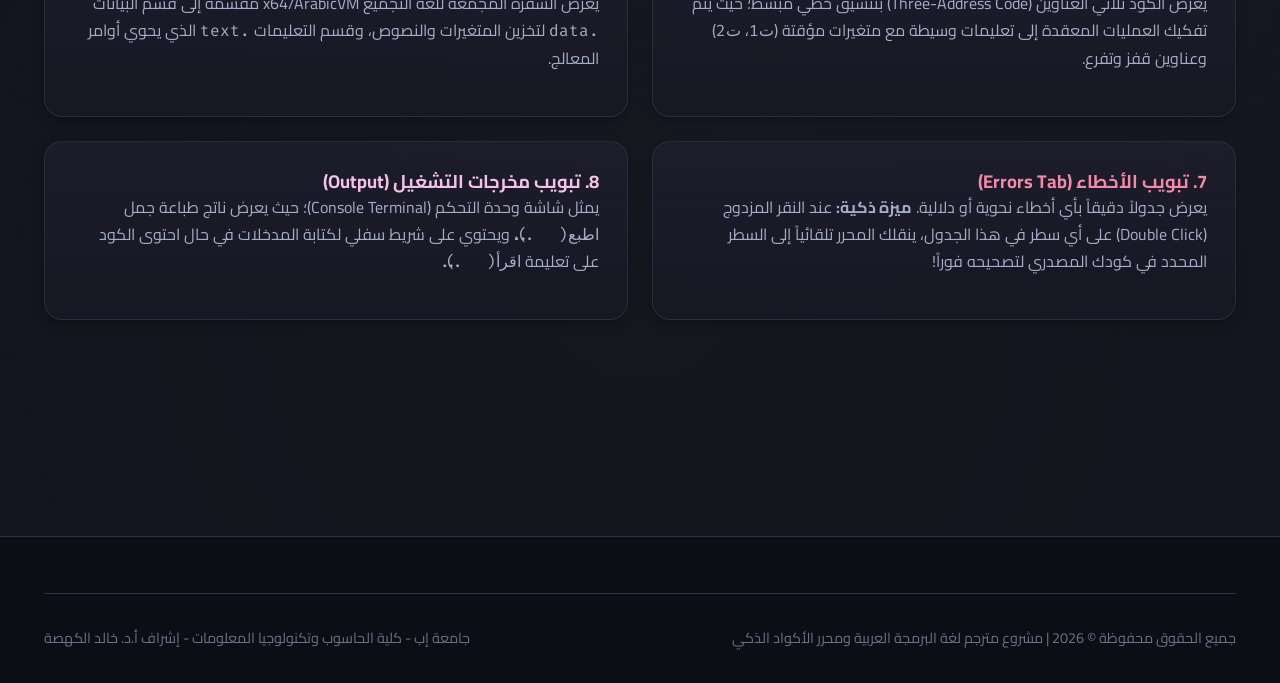
<file: website/ide-guide.html>
<!DOCTYPE html>
<html lang="ar" dir="rtl">
<head>
    <meta charset="UTF-8">
    <meta name="viewport" content="width=device-width, initial-scale=1.0">
    <title>دليل واجهة المحرر والأزرار بالتفصيل | Arabic Language Editor</title>
    <link rel="stylesheet" href="css/style.css">
    <link rel="icon" href="data:image/svg+xml,<svg xmlns='http://www.w3.org/2000/svg' viewBox='0 0 100 100'><text y='.9em' font-size='90'>🖥️</text></svg>">
</head>
<body>

    <!-- Navigation Bar -->
    <header class="navbar">
        <div class="container">
            <a href="index.html" class="nav-brand">
                <div class="nav-logo-icon">ض</div>
                <div>
                    <span>مترجم العربية</span>
                    <span class="highlight" style="font-size: 0.85rem; display: block; font-weight: 500;">Arabic Compiler & IDE</span>
                </div>
            </a>

            <nav>
                <ul class="nav-menu">
                    <li><a href="index.html" class="nav-link">🏠 الرئيسية</a></li>
                    <li><a href="architecture.html" class="nav-link">📂 تشريح الملفات الهندسية</a></li>
                    <li><a href="ide-guide.html" class="nav-link active">🖥️ دليل المحرر والأزرار</a></li>
                    <li><a href="compiler-pipeline.html" class="nav-link">⚙️ مراحل المترجم الست</a></li>
                    <li><a href="requirements.html" class="nav-link">📋 متطلبات الدكتور والمطابقة</a></li>
                </ul>
            </nav>

            <div class="nav-actions">
                <a href="#mockup" class="btn btn-primary btn-sm">جرب المحرر التفاعلي ↓</a>
            </div>
        </div>
    </header>

    <!-- Page Header -->
    <section style="padding: 3.5rem 0 2rem; background: var(--bg-surface); border-bottom: 1px solid var(--border-color);">
        <div class="container">
            <span class="section-tag">بيئة التطوير الرسومية الذكية</span>
            <h1 style="margin-bottom: 1rem;">الدليل الشامل لواجهة المحرر وعمل كل زر وقائمة</h1>
            <p style="font-size: 1.15rem; max-width: 900px;">
                تم تصميم محرر الأكواد <strong>ArabicLanguageEditor</strong> بتقنية WPF وفق أحدث المعايير الهندسية ليوفر تجربة كتابة عربية فطرية (RTL) ويعرض مخرجات مراحل المترجم الست في تبويبات منظمة وتفاعلية.
            </p>
        </div>
    </section>

    <!-- Main Content Container -->
    <main class="container" style="padding: 3.5rem 1.5rem;">

        <!-- 1. المحاكي المرئي لواجهة المحرر -->
        <section id="mockup" style="margin-bottom: 4rem;">
            <div class="section-header" style="text-align: right; margin-bottom: 1.5rem;">
                <span class="section-tag">المحرر المرئي التفاعلي</span>
                <h2>واجهة المحرر كما تظهر في البرنامج التنفيذي الحقيقي</h2>
                <p>اضغط على التبويبات المختلفة في الجانب الأيسر لمشاهدة كيفية توزيع مخرجات الترجمة</p>
            </div>

            <div class="ide-mockup">
                <!-- Top Windows Title Bar -->
                <div class="ide-top-bar">
                    <div style="font-size: 0.85rem; color: var(--text-secondary); display: flex; align-items: center; gap: 0.5rem;">
                        <span style="color: var(--accent-blue);">⚡</span>
                        <span>محرر لغة البرمجة العربية - Arabic Language Editor (Release 1.0)</span>
                    </div>
                    <div class="code-dots">
                        <div class="code-dot green"></div>
                        <div class="code-dot yellow"></div>
                        <div class="code-dot red"></div>
                    </div>
                </div>

                <!-- 1. Menu Bar -->
                <div class="ide-menu-bar">
                    <div class="ide-menu-item" onclick="showInfoModal('قائمة ملف', 'تحتوي على أوامر: جديد (Ctrl+N)، فتح (Ctrl+O)، حفظ (Ctrl+S)، حفظ باسم (Ctrl+Shift+S)، وخروج.')">ملف ▾</div>
                    <div class="ide-menu-item" onclick="showInfoModal('قائمة تحرير', 'تحتوي على أوامر: تراجع، إعادة، قص، نسخ، لصق، وتحديد الكل.')">تحرير ▾</div>
                    <div class="ide-menu-item" onclick="showInfoModal('قائمة ترجمة', 'تحتوي على: ترجمة الكود (F6)، فتح مجلد المخرجات، ومسح النتائج.')">ترجمة ▾</div>
                    <div class="ide-menu-item" onclick="showInfoModal('قائمة تشغيل', 'تحتوي على: تشغيل البرنامج (F5)، وتنفيذ مع إرسال المدخلات.')">تشغيل ▾</div>
                    <div class="ide-menu-item" onclick="showInfoModal('قائمة مساعدة', 'تحتوي على: دليل الاستخدام والتشغيل، قواعد لغة البرمجة العربية، وحول المحرر.')">مساعدة ▾</div>
                </div>

                <!-- 2. Action Toolbar -->
                <div class="ide-toolbar">
                    <div class="ide-toolbar-group">
                        <button class="ide-btn" onclick="showInfoModal('زر جديد', 'ينشئ ملف كود عربي جديد فارغ (Ctrl+N)')">📄 جديد</button>
                        <button class="ide-btn" onclick="showInfoModal('زر فتح', 'يفتح ملف كود عربي (.arb) من جهازك (Ctrl+O)')">📂 فتح</button>
                        <button class="ide-btn" onclick="showInfoModal('زر حفظ', 'يحفظ الملف الحالي فوراً (Ctrl+S)')">💾 حفظ</button>
                        <button class="ide-btn" onclick="showInfoModal('زر حفظ باسم', 'يحفظ الملف باسم ومسار جديد (Ctrl+Shift+S)')">💾 حفظ باسم</button>
                        <span style="color: var(--border-hover); margin: 0 4px;">|</span>
                        <button class="ide-btn run" onclick="showInfoModal('زر تشغيل (F5)', 'يترجم الكود وينفذه مباشرة بالآلة الافتراضية ويعرض الناتج في شاشة المخرجات!')">▶ تشغيل (F5)</button>
                        <button class="ide-btn compile" onclick="showInfoModal('زر ترجمة (F6)', 'يبني الكود ويولد الرموز المعجمية والشجرة والجدول و 3AC و Assembly بدون تشغيل.')">⚙ ترجمة (F6)</button>
                        <button class="ide-btn" onclick="showInfoModal('زر اتجاه النص', 'يبدل اتجاه الكتابة بين اليمين واليسار (RTL/LTR).')">⇄ اتجاه النص</button>
                        <button class="ide-btn" onclick="showInfoModal('زر مسح', 'يمسح نتائج الترجمة السابقة لتنظيف الشاشة.')">🧹 مسح</button>
                        <button class="ide-btn" onclick="showInfoModal('مجلد المخرجات', 'يفتح المجلد الفعلي الذي يحتوي على ملفات JSON و ASM و TXT في الويندوز.')">📁 مجلد المخرجات</button>
                    </div>

                    <div class="ide-toolbar-group">
                        <span style="font-size: 0.85rem; color: var(--text-secondary);">أمثلة جاهزة للمشروع:</span>
                        <select style="background: var(--bg-accent); border: 1px solid var(--border-color); color: var(--text-primary); padding: 0.3rem 0.6rem; border-radius: 4px; font-family: inherit; font-size: 0.85rem;">
                            <option>01_طباعة_بسيطة.arb</option>
                            <option>02_متغيرات_وحساب.arb</option>
                            <option>03_عمليات_حسابية_واسس.arb</option>
                            <option>04_عمليات_منطقية.arb</option>
                            <option>05_جمل_شرطية.arb</option>
                            <option>06_حلقة_طالما.arb</option>
                            <option>07_حلقة_اعد_حتى.arb</option>
                            <option>08_حلقة_كرر_عددية.arb</option>
                            <option>09_اجراء_ومعاملات.arb</option>
                            <option>10_انواع_مركبة.arb</option>
                            <option>11_خطا_نحوي.arb</option>
                            <option>12_خطا_دلالي.arb</option>
                        </select>
                    </div>
                </div>

                <!-- 3. Main Workspace Area -->
                <div class="ide-workspace">
                    <!-- Left: Code Editor -->
                    <div class="ide-editor-panel">
                        <div class="ide-editor-header">
                            <span>02_متغيرات_وحساب.arb</span>
                            <span style="color: var(--text-muted);">السطر: 7 | العمود: 12</span>
                        </div>
                        <div class="ide-editor-body">
                            <div class="ide-lines">
                                1<br>2<br>3<br>4<br>5<br>6<br>7<br>8<br>9<br>10<br>11
                            </div>
                            <div class="ide-code"><span class="code-keyword">برنامج</span> حساب_الزيادة؛
{
    <span class="code-keyword">ثابت</span> زيادة = <span class="code-number">5</span>؛
    <span class="code-keyword">متغير</span> س، حاصل: <span class="code-type">صحيح</span>؛

    س = <span class="code-number">10</span>؛
    حاصل = س + زيادة؛

    <span class="code-keyword">اطبع</span>(<span class="code-string">"النتيجة النهائية ="</span>)؛
    <span class="code-keyword">اطبع</span>(حاصل)؛
}.</div>
                        </div>
                    </div>

                    <!-- Right: Tabbed Results Panel -->
                    <div class="ide-tabs-panel">
                        <div class="ide-tab-headers">
                            <div class="ide-tab-header active" data-tab="tab-tokens">الرموز (Tokens)</div>
                            <div class="ide-tab-header" data-tab="tab-ast">شجرة الإعراب (AST)</div>
                            <div class="ide-tab-header" data-tab="tab-symbols">جدول الرموز</div>
                            <div class="ide-tab-header" data-tab="tab-semantic">التحليل الدلالي</div>
                            <div class="ide-tab-header" data-tab="tab-3ac">الشفرة الوسيطة (3AC)</div>
                            <div class="ide-tab-header" data-tab="tab-assembly">كود التجميع (Assembly)</div>
                            <div class="ide-tab-header" data-tab="tab-errors">الأخطاء (0)</div>
                            <div class="ide-tab-header" data-tab="tab-output">المخرجات (Output)</div>
                        </div>

                        <div class="ide-tab-content">
                            <!-- Tab 1: Tokens -->
                            <div id="tab-tokens" class="ide-tab-pane">
                                <table class="data-table" style="margin: 0; font-size: 0.85rem;">
                                    <thead>
                                        <tr><th>#</th><th>نوع الرمز (Kind)</th><th>النص (Lexeme)</th><th>السطر</th><th>العمود</th></tr>
                                    </thead>
                                    <tbody>
                                        <tr><td>1</td><td>ProgramKeyword</td><td>برنامج</td><td>1</td><td>1</td></tr>
                                        <tr><td>2</td><td>IdentifierToken</td><td>حساب_الزيادة</td><td>1</td><td>8</td></tr>
                                        <tr><td>3</td><td>SemicolonToken</td><td>؛</td><td>1</td><td>20</td></tr>
                                        <tr><td>4</td><td>ConstantKeyword</td><td>ثابت</td><td>3</td><td>5</td></tr>
                                        <tr><td>5</td><td>IdentifierToken</td><td>زيادة</td><td>3</td><td>10</td></tr>
                                        <tr><td>6</td><td>EqualsToken</td><td>=</td><td>3</td><td>16</td></tr>
                                        <tr><td>7</td><td>IntegerLiteralToken</td><td>5</td><td>3</td><td>18</td></tr>
                                        <tr><td>8</td><td>VariableKeyword</td><td>متغير</td><td>4</td><td>5</td></tr>
                                    </tbody>
                                </table>
                            </div>

                            <!-- Tab 2: AST -->
                            <div id="tab-ast" class="ide-tab-pane" style="display: none;">
                                <pre style="color: var(--accent-green); font-size: 0.85rem; line-height: 1.6;">ProgramNode: حساب_الزيادة
  ├── Declarations (2)
  │   ├── ConstantDeclaration: زيادة = 5 (صحيح)
  │   └── VariableDeclaration: س، حاصل: صحيح
  └── Body: BlockStatement
      ├── [1] AssignmentStatement: س = 10
      ├── [2] AssignmentStatement: حاصل = (س + زيادة)
      ├── [3] PrintStatement: "النتيجة النهائية ="
      └── [4] PrintStatement: حاصل</pre>
                            </div>

                            <!-- Tab 3: Symbols -->
                            <div id="tab-symbols" class="ide-tab-pane" style="display: none;">
                                <table class="data-table" style="margin: 0; font-size: 0.85rem;">
                                    <thead>
                                        <tr><th>الاسم</th><th>الفئة</th><th>نوع البيانات</th><th>النطاق (Scope)</th><th>السطر</th><th>القيمة</th></tr>
                                    </thead>
                                    <tbody>
                                        <tr><td>زيادة</td><td><span class="badge badge-purple">ثابت</span></td><td>صحيح</td><td>عام (Global)</td><td>3</td><td>5</td></tr>
                                        <tr><td>س</td><td><span class="badge badge-primary">متغير</span></td><td>صحيح</td><td>عام (Global)</td><td>4</td><td>10</td></tr>
                                        <tr><td>حاصل</td><td><span class="badge badge-primary">متغير</span></td><td>صحيح</td><td>عام (Global)</td><td>4</td><td>15</td></tr>
                                    </tbody>
                                </table>
                            </div>

                            <!-- Tab 4: Semantic -->
                            <div id="tab-semantic" class="ide-tab-pane" style="display: none;">
                                <div style="background: rgba(166, 227, 161, 0.1); border: 1px solid rgba(166, 227, 161, 0.3); padding: 1rem; border-radius: 8px; color: var(--accent-green);">
                                    ✓ نجح التحليل الدلالي بالكامل بنسبة 100%.<br>
                                    ✓ تم التحقق من سلامة كافة مجالات الرؤية (Scopes).<br>
                                    ✓ جميع المتغيرات معلنة ومصرح عنها قبل الاستخدام.<br>
                                    ✓ لا توجد أي محاولات لتعديل الثوابت.<br>
                                    ✓ كافة أنواع التعبيرات الحسابية متطابقة ومتوافقة.
                                </div>
                            </div>

                            <!-- Tab 5: 3AC -->
                            <div id="tab-3ac" class="ide-tab-pane" style="display: none;">
                                <pre style="color: var(--accent-blue); font-size: 0.9rem; line-height: 1.8;">1: س = 10
2: ت1 = س + 5
3: حاصل = ت1
4: PARAM "النتيجة النهائية ="
5: CALL اطبع, 1
6: PARAM حاصل
7: CALL اطبع, 1
8: HALT</pre>
                            </div>

                            <!-- Tab 6: Assembly -->
                            <div id="tab-assembly" class="ide-tab-pane" style="display: none;">
                                <pre style="color: var(--accent-mauve); font-size: 0.85rem; line-height: 1.6;">.data
    var_س dq 0
    var_حاصل dq 0
    const_زيادة dq 5
    str_0 db "النتيجة النهائية =", 0

.text
global _start
_start:
    mov qword [var_س], 10
    mov rax, [var_س]
    add rax, 5
    mov [var_حاصل], rax
    lea rcx, [str_0]
    call print_string
    mov rcx, [var_حاصل]
    call print_int
    mov rax, 60
    syscall</pre>
                            </div>

                            <!-- Tab 7: Errors -->
                            <div id="tab-errors" class="ide-tab-pane" style="display: none;">
                                <div style="text-align: center; padding: 2rem; color: var(--accent-green);">
                                    <span style="font-size: 2rem;">✅</span><br>
                                    <strong>لا توجد أي أخطاء نحوية أو دلالية! الكود سليم وجاهز للتنفيذ.</strong><br>
                                    <small style="color: var(--text-muted);">(عند وجود أخطاء، سيظهر رقم السطر والعمود، ويمكنك النقر المزدوج عليه للانتقال إلى مكانه فوراً)</small>
                                </div>
                            </div>

                            <!-- Tab 8: Output -->
                            <div id="tab-output" class="ide-tab-pane" style="display: none;">
                                <div style="background: #000; padding: 1rem; border-radius: 6px; color: var(--accent-pink); font-family: 'Fira Code', monospace; min-height: 180px;">
النتيجة النهائية =<br>
15<br><br>
<span style="color: var(--accent-green);">[تم إنهاء البرنامج بنجاح بدون أخطاء - Exit Code: 0]</span>
                                </div>
                            </div>
                        </div>
                    </div>
                </div>

                <!-- 4. Status Bar -->
                <div style="background: var(--bg-darker); padding: 0.45rem 1rem; border-top: 1px solid var(--border-color); display: flex; justify-content: space-between; font-size: 0.8rem; color: var(--text-muted);">
                    <div>الحالة: <span style="color: var(--accent-green); font-weight: bold;">تمت الترجمة والتشغيل بنجاح!</span> | الأخطاء: <span style="color: var(--accent-blue);">0</span></div>
                    <div>ArabicCompiler v1.0 | IBB CS351 - إشراف أ.د. خالد الكهصة</div>
                </div>
            </div>
        </section>

        <!-- 2. شرح تفصيلي لشريط القوائم العلوي -->
        <section style="margin-bottom: 4rem;">
            <div class="section-header" style="text-align: right; margin-bottom: 1.5rem;">
                <span class="section-tag">شريط القوائم العلوي</span>
                <h2>شرح كل قائمة وكل زر داخلها بالتفصيل الممل</h2>
            </div>

            <div class="grid-2">
                <!-- قائمة ملف -->
                <div class="card">
                    <h3 style="color: var(--accent-blue); display: flex; align-items: center; gap: 0.5rem;">
                        <span>📁</span> قائمة «ملف» (File Menu)
                    </h3>
                    <table class="data-table" style="font-size: 0.85rem; margin-top: 1rem;">
                        <thead>
                            <tr><th>اسم الزر</th><th>الاختصار</th><th>الوظيفة البرمجية</th></tr>
                        </thead>
                        <tbody>
                            <tr><td><strong>جديد</strong></td><td><code>Ctrl+N</code></td><td>إنشاء ملف كود عربي جديد وتفريغ مسار الملف الحالي وتصفير العدادات.</td></tr>
                            <tr><td><strong>فتح</strong></td><td><code>Ctrl+O</code></td><td>فتح نافذة حوار Windows لاختيار أي ملف كود مصدري بصيغة <code>.arb</code>.</td></tr>
                            <tr><td><strong>حفظ</strong></td><td><code>Ctrl+S</code></td><td>حفظ الكود المكتوب في الملف المفتوح حالياً بتنسيق UTF-8 العربي.</td></tr>
                            <tr><td><strong>حفظ باسم...</strong></td><td><code>Ctrl+Shift+S</code></td><td>حفظ الكود الحالي في ملف جديد واختيار مساره واسمه.</td></tr>
                            <tr><td><strong>خروج</strong></td><td><code>Alt+F4</code></td><td>إغلاق برنامج المحرر وإنهاء العملية.</td></tr>
                        </tbody>
                    </table>
                </div>

                <!-- قائمة تحرير -->
                <div class="card">
                    <h3 style="color: var(--accent-mauve); display: flex; align-items: center; gap: 0.5rem;">
                        <span>✏️</span> قائمة «تحرير» (Edit Menu)
                    </h3>
                    <table class="data-table" style="font-size: 0.85rem; margin-top: 1rem;">
                        <thead>
                            <tr><th>اسم الزر</th><th>الاختصار</th><th>الوظيفة البرمجية</th></tr>
                        </thead>
                        <tbody>
                            <tr><td><strong>تراجع</strong></td><td><code>Ctrl+Z</code></td><td>التراجع عن آخر عملية كتابة أو تعديل في المحرر.</td></tr>
                            <tr><td><strong>إعادة</strong></td><td><code>Ctrl+Y</code></td><td>إعادة تطبيق التعديل الذي تم التراجع عنه.</td></tr>
                            <tr><td><strong>قص / نسخ / لصق</strong></td><td><code>Ctrl+X/C/V</code></td><td>عمليات الحافظة القياسية لمعالجة النصوص البرمجية.</td></tr>
                            <tr><td><strong>تحديد الكل</strong></td><td><code>Ctrl+A</code></td><td>تحديد وتظليل كامل النص البرمجي في المحرر.</td></tr>
                            <tr><td><strong>مسح الكود</strong></td><td>-</td><td>تفريغ نص المحرر بالكامل للبدء من جديد.</td></tr>
                        </tbody>
                    </table>
                </div>

                <!-- قائمة ترجمة -->
                <div class="card">
                    <h3 style="color: var(--accent-yellow); display: flex; align-items: center; gap: 0.5rem;">
                        <span>⚙️</span> قائمة «ترجمة» (Compile Menu)
                    </h3>
                    <table class="data-table" style="font-size: 0.85rem; margin-top: 1rem;">
                        <thead>
                            <tr><th>اسم الزر</th><th>الاختصار</th><th>الوظيفة البرمجية</th></tr>
                        </thead>
                        <tbody>
                            <tr><td><strong>ترجمة الكود (بناء)</strong></td><td><code>F6</code></td><td>تشغيل كافة مراحل المترجم وتوليد الرموز وشجرة AST والكود ثلاثي العناوين بدون تشغيله.</td></tr>
                            <tr><td><strong>فتح مجلد المخرجات</strong></td><td>-</td><td>فتح المجلد الفعلي <code>OutputArtifacts</code> على القرص في Windows Explorer لمشاهدة ملفات JSON و ASM.</td></tr>
                            <tr><td><strong>مسح نتائج الترجمة</strong></td><td>-</td><td>تفريغ جميع ألسنة التبويب وجدول الأخطاء وتنظيف شاشة المحرر.</td></tr>
                        </tbody>
                    </table>
                </div>

                <!-- قائمة تشغيل ومساعدة -->
                <div class="card">
                    <h3 style="color: var(--accent-green); display: flex; align-items: center; gap: 0.5rem;">
                        <span>▶</span> قائمتي «تشغيل» و «مساعدة»
                    </h3>
                    <table class="data-table" style="font-size: 0.85rem; margin-top: 1rem;">
                        <thead>
                            <tr><th>اسم الزر</th><th>الاختصار</th><th>الوظيفة البرمجية</th></tr>
                        </thead>
                        <tbody>
                            <tr><td><strong>تشغيل البرنامج</strong></td><td><code>F5</code></td><td>ترجمة الكود وتشغيله فوراً بالآلة الافتراضية والتبديل التلقائي لتبويب المخرجات.</td></tr>
                            <tr><td><strong>تنفيذ مع إرسال المدخلات</strong></td><td>-</td><td>تشغيل البرنامج مع تمرير القيم المكتوبة في حقل الإدخال السفلي لأمر <code>اقرأ</code>.</td></tr>
                            <tr><td><strong>دليل الاستخدام والتشغيل</strong></td><td>-</td><td>عرض نافذة إرشادية سريعة بالمفاتيح وكيفية الاستخدام.</td></tr>
                            <tr><td><strong>قواعد لغة البرمجة العربية</strong></td><td>-</td><td>عرض نافذة بالقواعد النحوية الرسمية EBNF للغة العربية.</td></tr>
                            <tr><td><strong>حول Arabic Compiler Editor</strong></td><td>-</td><td>عرض بطاقة تعريفية بالمشروع وإشراف أ.د. خالد الكهصة.</td></tr>
                        </tbody>
                    </table>
                </div>
            </div>
        </section>

        <!-- 3. شرح التبويبات الثمانية -->
        <section style="margin-bottom: 4rem;">
            <div class="section-header" style="text-align: right; margin-bottom: 1.5rem;">
                <span class="section-tag">ألسنة تبويب المخرجات</span>
                <h2>شرح التبويبات الـ 8 وكيفية قراءة نتائج الترجمة</h2>
            </div>

            <div class="grid-2">
                <div class="card">
                    <h4 style="color: var(--accent-blue);">1. تبويب الرموز (Tokens)</h4>
                    <p>يعرض جدولاً تفاعلياً بكل رمز معجمي تم استخراجه بواسطة <code>Lexer</code>، ويشمل: رقم الرمز المعجمي، نوع الرمز البرمجي (Kind)، النص الحرفي المقروء (Lexeme)، ورقم السطر والعمود.</p>
                </div>

                <div class="card">
                    <h4 style="color: var(--accent-green);">2. تبويب شجرة الإعراب (AST)</h4>
                    <p>يعرض الشجرة النحوية الهرمية التي بناها المحلل النحوي <code>Parser</code>، موضحاً بنية البرنامج، عقد التصريحات (متغيرات وثوابت)، وعقد الجمل (شروط، حلقات، وإجراءات).</p>
                </div>

                <div class="card">
                    <h4 style="color: var(--accent-yellow);">3. تبويب جدول الرموز (Symbols)</h4>
                    <p>يعرض جدولاً بكافة المعرفات المصرح عنها في البرنامج، ونوع كل متغير، وفئته (متغير، ثابت، إجراء، نوع مركب)، ونطاق الرؤية الخاص به (عام Global أو محلي Local)، وقيمته الابتدائية.</p>
                </div>

                <div class="card">
                    <h4 style="color: var(--accent-mauve);">4. تبويب التحليل الدلالي (Semantic)</h4>
                    <p>يعرض تقرير الفحص الدلالي الشامل وتأكيد خلو البرنامج من تعارض الأنواع، وحماية الثوابت من محاولات التعديل، والتحقق من عدم استخدام أي متغير قبل تعريفه.</p>
                </div>

                <div class="card">
                    <h4 style="color: var(--accent-cyan);">5. تبويب الشفرة الوسيطة (3AC)</h4>
                    <p>يعرض الكود ثلاثي العناوين (Three-Address Code) بتنسيق خطي مبسط؛ حيث يتم تفكيك العمليات المعقدة إلى تعليمات وسيطة مع متغيرات مؤقتة (<code>ت1</code>، <code>ت2</code>) وعناوين قفز وتفرع.</p>
                </div>

                <div class="card">
                    <h4 style="color: var(--accent-peach);">6. تبويب كود التجميع (Assembly)</h4>
                    <p>يعرض الشفرة المجمعة للغة التجميع x64/ArabicVM مقسمة إلى قسم البيانات <code>.data</code> لتخزين المتغيرات والنصوص، وقسم التعليمات <code>.text</code> الذي يحوي أوامر المعالج.</p>
                </div>

                <div class="card">
                    <h4 style="color: var(--accent-red);">7. تبويب الأخطاء (Errors Tab)</h4>
                    <p>يعرض جدولاً دقيقاً بأي أخطاء نحوية أو دلالية. <strong>ميزة ذكية:</strong> عند النقر المزدوج (Double Click) على أي سطر في هذا الجدول، ينقلك المحرر تلقائياً إلى السطر المحدد في كودك المصدري لتصحيحه فوراً!</p>
                </div>

                <div class="card">
                    <h4 style="color: var(--accent-pink);">8. تبويب مخرجات التشغيل (Output)</h4>
                    <p>يمثل شاشة وحدة التحكم (Console Terminal)؛ حيث يعرض ناتج طباعة جمل <code>اطبع(...)</code>، ويحتوي على شريط سفلي لكتابة المدخلات في حال احتوى الكود على تعليمة <code>اقرأ(...)</code>.</p>
                </div>
            </div>
        </section>

    </main>

    <!-- Footer -->
    <footer class="footer">
        <div class="container">
            <div class="footer-bottom">
                <div>جميع الحقوق محفوظة &copy; 2026 | مشروع مترجم لغة البرمجة العربية ومحرر الأكواد الذكي</div>
                <div>جامعة إب - كلية الحاسوب وتكنولوجيا المعلومات - إشراف أ.د. خالد الكهصة</div>
            </div>
        </div>
    </footer>

    <script src="js/main.js"></script>
</body>
</html>
</file>
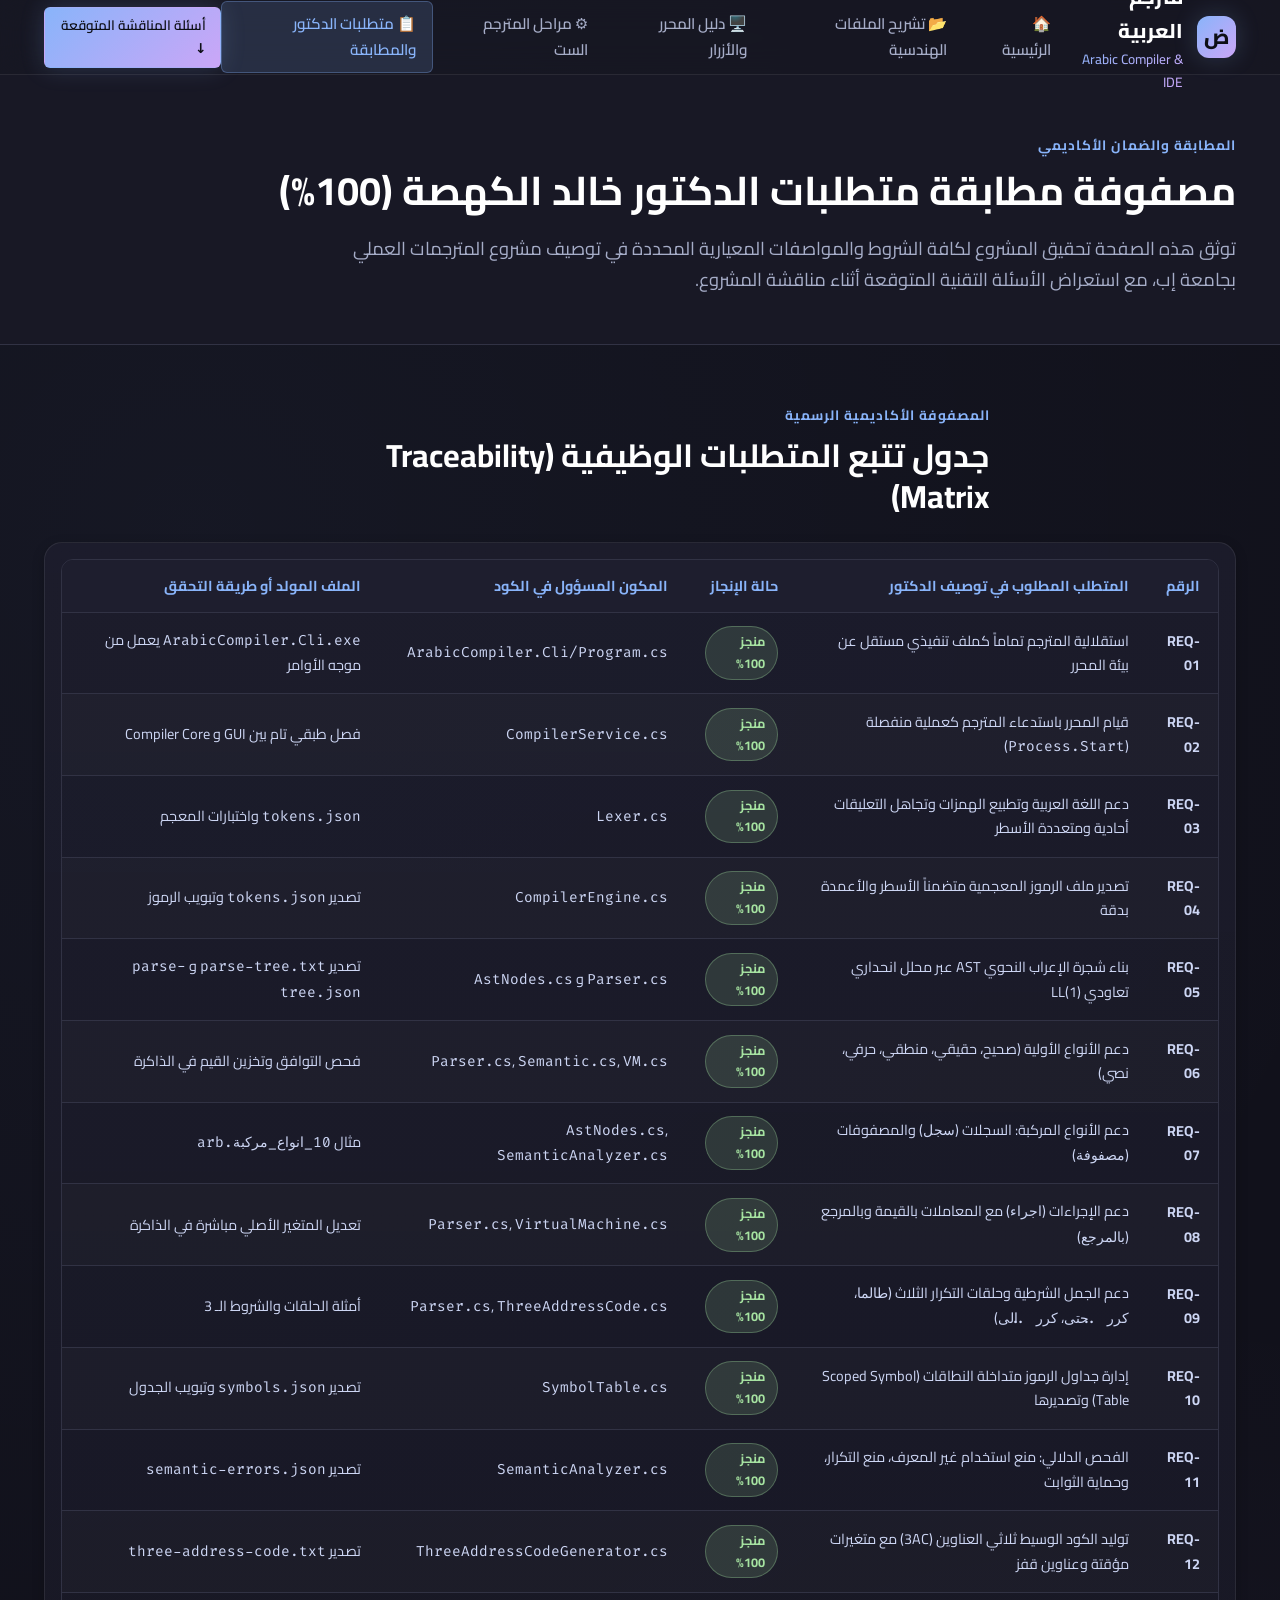
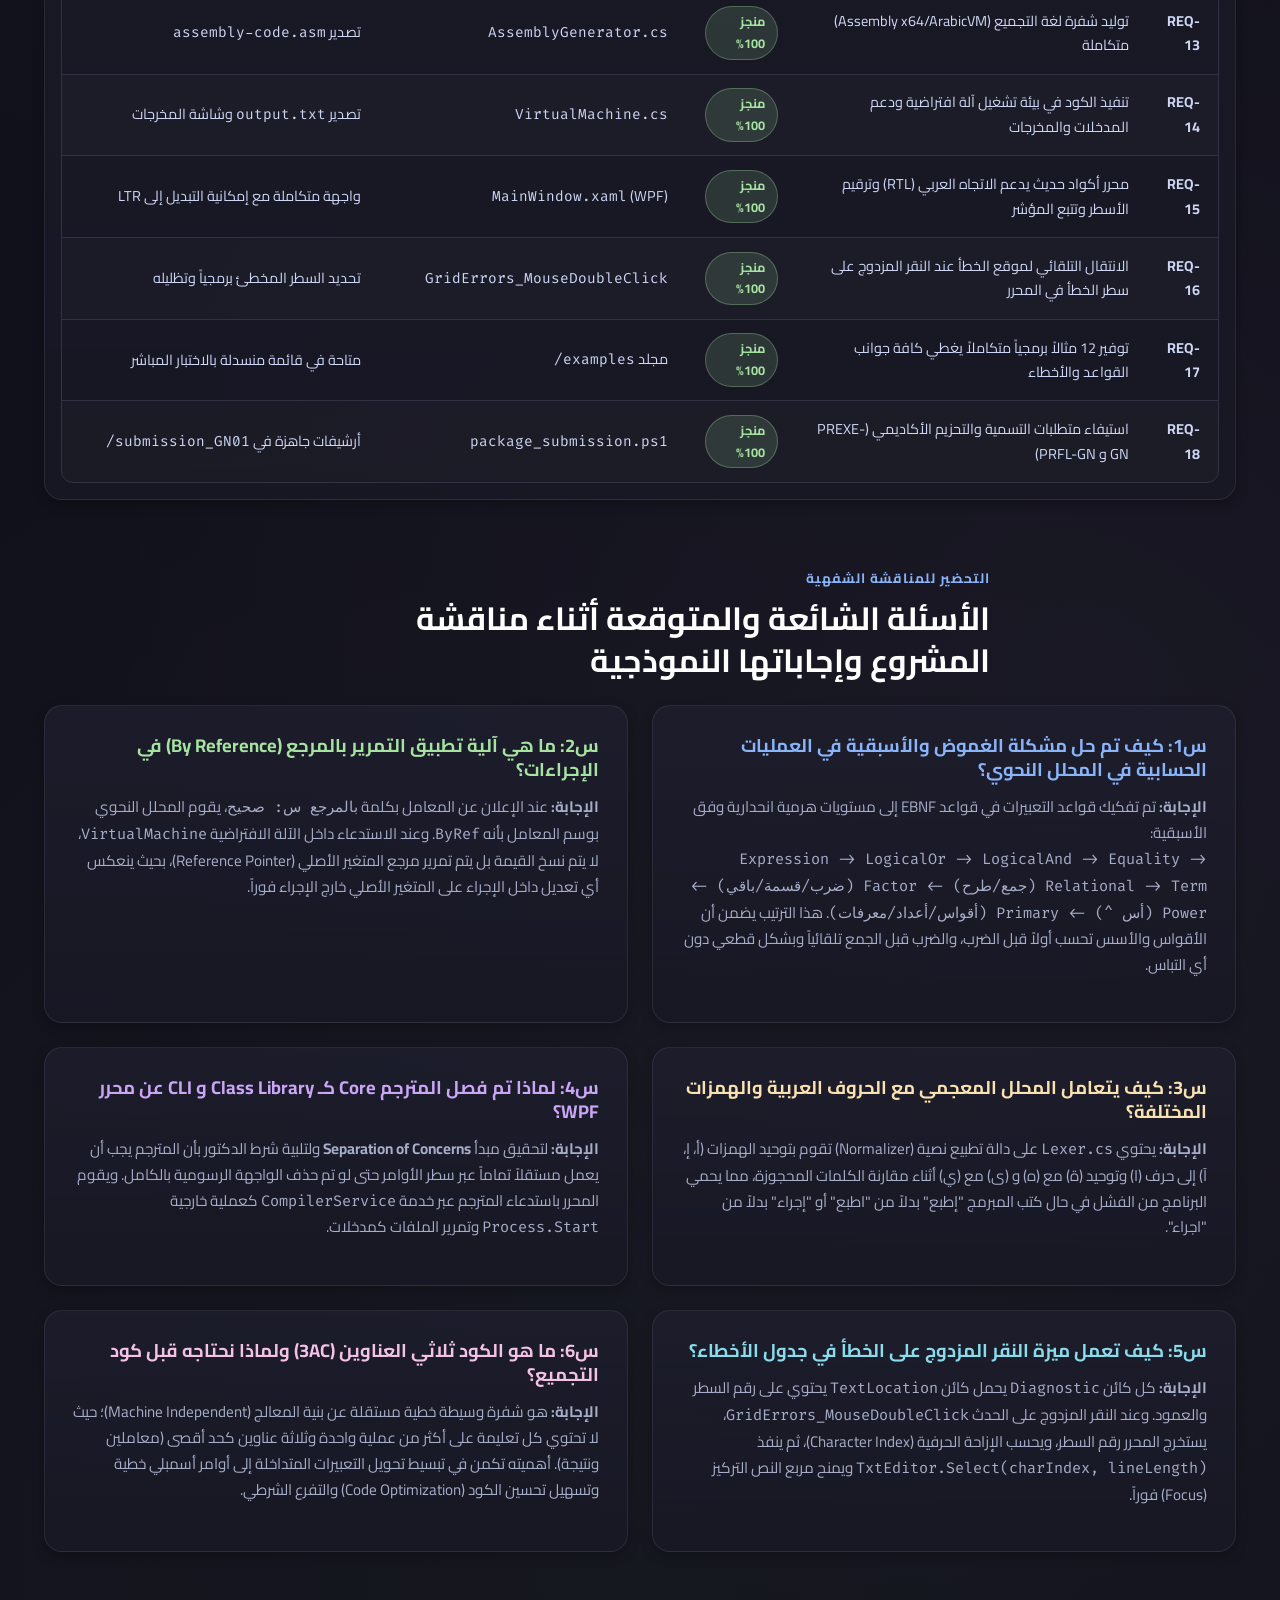
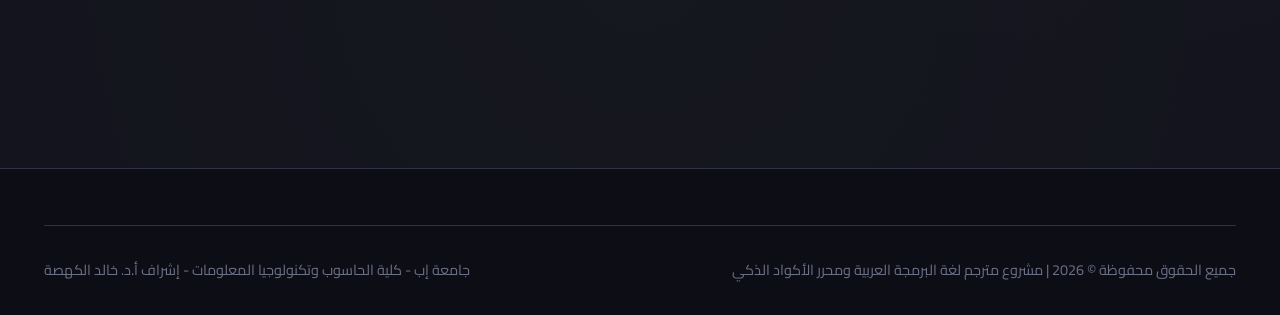
<file: website/requirements.html>
<!DOCTYPE html>
<html lang="ar" dir="rtl">
<head>
    <meta charset="UTF-8">
    <meta name="viewport" content="width=device-width, initial-scale=1.0">
    <title>مصفوفة متطلبات الدكتور وأسئلة المناقشة | Arabic Compiler Compliance</title>
    <link rel="stylesheet" href="css/style.css">
    <link rel="icon" href="data:image/svg+xml,<svg xmlns='http://www.w3.org/2000/svg' viewBox='0 0 100 100'><text y='.9em' font-size='90'>📋</text></svg>">
</head>
<body>

    <!-- Navigation Bar -->
    <header class="navbar">
        <div class="container">
            <a href="index.html" class="nav-brand">
                <div class="nav-logo-icon">ض</div>
                <div>
                    <span>مترجم العربية</span>
                    <span class="highlight" style="font-size: 0.85rem; display: block; font-weight: 500;">Arabic Compiler & IDE</span>
                </div>
            </a>

            <nav>
                <ul class="nav-menu">
                    <li><a href="index.html" class="nav-link">🏠 الرئيسية</a></li>
                    <li><a href="architecture.html" class="nav-link">📂 تشريح الملفات الهندسية</a></li>
                    <li><a href="ide-guide.html" class="nav-link">🖥️ دليل المحرر والأزرار</a></li>
                    <li><a href="compiler-pipeline.html" class="nav-link">⚙️ مراحل المترجم الست</a></li>
                    <li><a href="requirements.html" class="nav-link active">📋 متطلبات الدكتور والمطابقة</a></li>
                </ul>
            </nav>

            <div class="nav-actions">
                <a href="#qa" class="btn btn-primary btn-sm">أسئلة المناقشة المتوقعة ↓</a>
            </div>
        </div>
    </header>

    <!-- Page Header -->
    <section style="padding: 3.5rem 0 2rem; background: var(--bg-surface); border-bottom: 1px solid var(--border-color);">
        <div class="container">
            <span class="section-tag">المطابقة والضمان الأكاديمي</span>
            <h1 style="margin-bottom: 1rem;">مصفوفة مطابقة متطلبات الدكتور خالد الكهصة (100%)</h1>
            <p style="font-size: 1.15rem; max-width: 900px;">
                توثق هذه الصفحة تحقيق المشروع لكافة الشروط والمواصفات المعيارية المحددة في توصيف مشروع المترجمات العملي بجامعة إب، مع استعراض الأسئلة التقنية المتوقعة أثناء مناقشة المشروع.
            </p>
        </div>
    </section>

    <!-- Main Content Container -->
    <main class="container" style="padding: 3.5rem 1.5rem;">

        <!-- 1. مصفوفة تتبع المتطلبات -->
        <section style="margin-bottom: 4rem;">
            <div class="section-header" style="text-align: right; margin-bottom: 1.5rem;">
                <span class="section-tag">المصفوفة الأكاديمية الرسمية</span>
                <h2>جدول تتبع المتطلبات الوظيفية (Traceability Matrix)</h2>
            </div>

            <div class="card" style="padding: 1rem; overflow-x: auto;">
                <table class="data-table" style="margin: 0; font-size: 0.9rem;">
                    <thead>
                        <tr>
                            <th style="width: 70px;">الرقم</th>
                            <th>المتطلب المطلوب في توصيف الدكتور</th>
                            <th style="width: 110px;">حالة الإنجاز</th>
                            <th>المكون المسؤول في الكود</th>
                            <th>الملف المولد أو طريقة التحقق</th>
                        </tr>
                    </thead>
                    <tbody>
                        <tr>
                            <td><strong>REQ-01</strong></td>
                            <td>استقلالية المترجم تماماً كملف تنفيذي مستقل عن بيئة المحرر</td>
                            <td><span class="badge badge-success">منجز 100%</span></td>
                            <td><code>ArabicCompiler.Cli/Program.cs</code></td>
                            <td><code>ArabicCompiler.Cli.exe</code> يعمل من موجه الأوامر</td>
                        </tr>
                        <tr>
                            <td><strong>REQ-02</strong></td>
                            <td>قيام المحرر باستدعاء المترجم كعملية منفصلة (<code>Process.Start</code>)</td>
                            <td><span class="badge badge-success">منجز 100%</span></td>
                            <td><code>CompilerService.cs</code></td>
                            <td>فصل طبقي تام بين GUI و Compiler Core</td>
                        </tr>
                        <tr>
                            <td><strong>REQ-03</strong></td>
                            <td>دعم اللغة العربية وتطبيع الهمزات وتجاهل التعليقات أحادية ومتعددة الأسطر</td>
                            <td><span class="badge badge-success">منجز 100%</span></td>
                            <td><code>Lexer.cs</code></td>
                            <td><code>tokens.json</code> واختبارات المعجم</td>
                        </tr>
                        <tr>
                            <td><strong>REQ-04</strong></td>
                            <td>تصدير ملف الرموز المعجمية متضمناً الأسطر والأعمدة بدقة</td>
                            <td><span class="badge badge-success">منجز 100%</span></td>
                            <td><code>CompilerEngine.cs</code></td>
                            <td>تصدير <code>tokens.json</code> وتبويب الرموز</td>
                        </tr>
                        <tr>
                            <td><strong>REQ-05</strong></td>
                            <td>بناء شجرة الإعراب النحوي AST عبر محلل انحداري تعاودي LL(1)</td>
                            <td><span class="badge badge-success">منجز 100%</span></td>
                            <td><code>Parser.cs</code> و <code>AstNodes.cs</code></td>
                            <td>تصدير <code>parse-tree.txt</code> و <code>parse-tree.json</code></td>
                        </tr>
                        <tr>
                            <td><strong>REQ-06</strong></td>
                            <td>دعم الأنواع الأولية (صحيح، حقيقي، منطقي، حرفي، نصي)</td>
                            <td><span class="badge badge-success">منجز 100%</span></td>
                            <td><code>Parser.cs</code>, <code>Semantic.cs</code>, <code>VM.cs</code></td>
                            <td>فحص التوافق وتخزين القيم في الذاكرة</td>
                        </tr>
                        <tr>
                            <td><strong>REQ-07</strong></td>
                            <td>دعم الأنواع المركبة: السجلات (<code>سجل</code>) والمصفوفات (<code>مصفوفة</code>)</td>
                            <td><span class="badge badge-success">منجز 100%</span></td>
                            <td><code>AstNodes.cs</code>, <code>SemanticAnalyzer.cs</code></td>
                            <td>مثال <code>10_انواع_مركبة.arb</code></td>
                        </tr>
                        <tr>
                            <td><strong>REQ-08</strong></td>
                            <td>دعم الإجراءات (<code>اجراء</code>) مع المعاملات بالقيمة وبالمرجع (<code>بالمرجع</code>)</td>
                            <td><span class="badge badge-success">منجز 100%</span></td>
                            <td><code>Parser.cs</code>, <code>VirtualMachine.cs</code></td>
                            <td>تعديل المتغير الأصلي مباشرة في الذاكرة</td>
                        </tr>
                        <tr>
                            <td><strong>REQ-09</strong></td>
                            <td>دعم الجمل الشرطية وحلقات التكرار الثلاث (<code>طالما</code>، <code>كرر..حتى</code>، <code>كرر..الى</code>)</td>
                            <td><span class="badge badge-success">منجز 100%</span></td>
                            <td><code>Parser.cs</code>, <code>ThreeAddressCode.cs</code></td>
                            <td>أمثلة الحلقات والشروط الـ 3</td>
                        </tr>
                        <tr>
                            <td><strong>REQ-10</strong></td>
                            <td>إدارة جداول الرموز متداخلة النطاقات (Scoped Symbol Table) وتصديرها</td>
                            <td><span class="badge badge-success">منجز 100%</span></td>
                            <td><code>SymbolTable.cs</code></td>
                            <td>تصدير <code>symbols.json</code> وتبويب الجدول</td>
                        </tr>
                        <tr>
                            <td><strong>REQ-11</strong></td>
                            <td>الفحص الدلالي: منع استخدام غير المعرف، منع التكرار، وحماية الثوابت</td>
                            <td><span class="badge badge-success">منجز 100%</span></td>
                            <td><code>SemanticAnalyzer.cs</code></td>
                            <td>تصدير <code>semantic-errors.json</code></td>
                        </tr>
                        <tr>
                            <td><strong>REQ-12</strong></td>
                            <td>توليد الكود الوسيط ثلاثي العناوين (3AC) مع متغيرات مؤقتة وعناوين قفز</td>
                            <td><span class="badge badge-success">منجز 100%</span></td>
                            <td><code>ThreeAddressCodeGenerator.cs</code></td>
                            <td>تصدير <code>three-address-code.txt</code></td>
                        </tr>
                        <tr>
                            <td><strong>REQ-13</strong></td>
                            <td>توليد شفرة لغة التجميع (Assembly x64/ArabicVM) متكاملة</td>
                            <td><span class="badge badge-success">منجز 100%</span></td>
                            <td><code>AssemblyGenerator.cs</code></td>
                            <td>تصدير <code>assembly-code.asm</code></td>
                        </tr>
                        <tr>
                            <td><strong>REQ-14</strong></td>
                            <td>تنفيذ الكود في بيئة تشغيل آلة افتراضية ودعم المدخلات والمخرجات</td>
                            <td><span class="badge badge-success">منجز 100%</span></td>
                            <td><code>VirtualMachine.cs</code></td>
                            <td>تصدير <code>output.txt</code> وشاشة المخرجات</td>
                        </tr>
                        <tr>
                            <td><strong>REQ-15</strong></td>
                            <td>محرر أكواد حديث يدعم الاتجاه العربي (RTL) وترقيم الأسطر وتتبع المؤشر</td>
                            <td><span class="badge badge-success">منجز 100%</span></td>
                            <td><code>MainWindow.xaml</code> (WPF)</td>
                            <td>واجهة متكاملة مع إمكانية التبديل إلى LTR</td>
                        </tr>
                        <tr>
                            <td><strong>REQ-16</strong></td>
                            <td>الانتقال التلقائي لموقع الخطأ عند النقر المزدوج على سطر الخطأ في المحرر</td>
                            <td><span class="badge badge-success">منجز 100%</span></td>
                            <td><code>GridErrors_MouseDoubleClick</code></td>
                            <td>تحديد السطر المخطئ برمجياً وتظليله</td>
                        </tr>
                        <tr>
                            <td><strong>REQ-17</strong></td>
                            <td>توفير 12 مثالاً برمجياً متكاملاً يغطي كافة جوانب القواعد والأخطاء</td>
                            <td><span class="badge badge-success">منجز 100%</span></td>
                            <td>مجلد <code>examples/</code></td>
                            <td>متاحة في قائمة منسدلة بالاختبار المباشر</td>
                        </tr>
                        <tr>
                            <td><strong>REQ-18</strong></td>
                            <td>استيفاء متطلبات التسمية والتحزيم الأكاديمي (PREXE-GN و PRFL-GN)</td>
                            <td><span class="badge badge-success">منجز 100%</span></td>
                            <td><code>package_submission.ps1</code></td>
                            <td>أرشيفات جاهزة في <code>submission_GN01/</code></td>
                        </tr>
                    </tbody>
                </table>
            </div>
        </section>

        <!-- 2. بنك أسئلة المناقشة المتوقعة -->
        <section id="qa" style="margin-bottom: 4rem;">
            <div class="section-header" style="text-align: right; margin-bottom: 1.5rem;">
                <span class="section-tag">التحضير للمناقشة الشفهية</span>
                <h2>الأسئلة الشائعة والمتوقعة أثناء مناقشة المشروع وإجاباتها النموذجية</h2>
            </div>

            <div class="grid-2">
                <!-- Question 1 -->
                <div class="card">
                    <h3 style="color: var(--accent-blue); font-size: 1.15rem;">س1: كيف تم حل مشكلة الغموض والأسبقية في العمليات الحسابية في المحلل النحوي؟</h3>
                    <p style="font-size: 0.95rem; margin-top: 0.5rem;">
                        <strong>الإجابة:</strong> تم تفكيك قواعد التعبيرات في قواعد EBNF إلى مستويات هرمية انحدارية وفق الأسبقية:
                        <br><code>Expression -> LogicalOr -> LogicalAnd -> Equality -> Relational -> Term (جمع/طرح) -> Factor (ضرب/قسمة/باقي) -> Power (أس ^) -> Primary (أقواس/أعداد/معرفات)</code>.
                        هذا الترتيب يضمن أن الأقواس والأسس تحسب أولاً قبل الضرب، والضرب قبل الجمع تلقائياً وبشكل قطعي دون أي التباس.
                    </p>
                </div>

                <!-- Question 2 -->
                <div class="card">
                    <h3 style="color: var(--accent-green); font-size: 1.15rem;">س2: ما هي آلية تطبيق التمرير بالمرجع (By Reference) في الإجراءات؟</h3>
                    <p style="font-size: 0.95rem; margin-top: 0.5rem;">
                        <strong>الإجابة:</strong> عند الإعلان عن المعامل بكلمة <code>بالمرجع س: صحيح</code>، يقوم المحلل النحوي بوسم المعامل بأنه <code>ByRef</code>. وعند الاستدعاء داخل الآلة الافتراضية <code>VirtualMachine</code>، لا يتم نسخ القيمة بل يتم تمرير مرجع المتغير الأصلي (Reference Pointer)، بحيث ينعكس أي تعديل داخل الإجراء على المتغير الأصلي خارج الإجراء فوراً.
                    </p>
                </div>

                <!-- Question 3 -->
                <div class="card">
                    <h3 style="color: var(--accent-yellow); font-size: 1.15rem;">س3: كيف يتعامل المحلل المعجمي مع الحروف العربية والهمزات المختلفة؟</h3>
                    <p style="font-size: 0.95rem; margin-top: 0.5rem;">
                        <strong>الإجابة:</strong> يحتوي <code>Lexer.cs</code> على دالة تطبيع نصية (Normalizer) تقوم بتوحيد الهمزات (أ، إ، آ) إلى حرف (ا) وتوحيد (ة) مع (ه) و (ى) مع (ي) أثناء مقارنة الكلمات المحجوزة، مما يحمي البرنامج من الفشل في حال كتب المبرمج "إطبع" بدلاً من "اطبع" أو "إجراء" بدلاً من "اجراء".
                    </p>
                </div>

                <!-- Question 4 -->
                <div class="card">
                    <h3 style="color: var(--accent-mauve); font-size: 1.15rem;">س4: لماذا تم فصل المترجم Core كـ Class Library و CLI عن محرر WPF؟</h3>
                    <p style="font-size: 0.95rem; margin-top: 0.5rem;">
                        <strong>الإجابة:</strong> لتحقيق مبدأ <strong>Separation of Concerns</strong> ولتلبية شرط الدكتور بأن المترجم يجب أن يعمل مستقلاً تماماً عبر سطر الأوامر حتى لو تم حذف الواجهة الرسومية بالكامل. ويقوم المحرر باستدعاء المترجم عبر خدمة <code>CompilerService</code> كعملية خارجية <code>Process.Start</code> وتمرير الملفات كمدخلات.
                    </p>
                </div>

                <!-- Question 5 -->
                <div class="card">
                    <h3 style="color: var(--accent-cyan); font-size: 1.15rem;">س5: كيف تعمل ميزة النقر المزدوج على الخطأ في جدول الأخطاء؟</h3>
                    <p style="font-size: 0.95rem; margin-top: 0.5rem;">
                        <strong>الإجابة:</strong> كل كائن <code>Diagnostic</code> يحمل كائن <code>TextLocation</code> يحتوي على رقم السطر والعمود. وعند النقر المزدوج على الحدث <code>GridErrors_MouseDoubleClick</code>، يستخرج المحرر رقم السطر، ويحسب الإزاحة الحرفية (Character Index)، ثم ينفذ <code>TxtEditor.Select(charIndex, lineLength)</code> ويمنح مربع النص التركيز (Focus) فوراً.
                    </p>
                </div>

                <!-- Question 6 -->
                <div class="card">
                    <h3 style="color: var(--accent-pink); font-size: 1.15rem;">س6: ما هو الكود ثلاثي العناوين (3AC) ولماذا نحتاجه قبل كود التجميع؟</h3>
                    <p style="font-size: 0.95rem; margin-top: 0.5rem;">
                        <strong>الإجابة:</strong> هو شفرة وسيطة خطية مستقلة عن بنية المعالج (Machine Independent)؛ حيث لا تحتوي كل تعليمة على أكثر من عملية واحدة وثلاثة عناوين كحد أقصى (معاملين ونتيجة). أهميته تكمن في تبسيط تحويل التعبيرات المتداخلة إلى أوامر أسمبلي خطية وتسهيل تحسين الكود (Code Optimization) والتفرع الشرطي.
                    </p>
                </div>
            </div>
        </section>

    </main>

    <!-- Footer -->
    <footer class="footer">
        <div class="container">
            <div class="footer-bottom">
                <div>جميع الحقوق محفوظة &copy; 2026 | مشروع مترجم لغة البرمجة العربية ومحرر الأكواد الذكي</div>
                <div>جامعة إب - كلية الحاسوب وتكنولوجيا المعلومات - إشراف أ.د. خالد الكهصة</div>
            </div>
        </div>
    </footer>

    <script src="js/main.js"></script>
</body>
</html>
</file>
<file: website/css/style.css>
/* ==========================================================================
   مترجم لغة البرمجة العربية - Arabic Programming Language Compiler Website
   نظام التصميم الموحد (Modern Dark Theme / Glassmorphism)
   ========================================================================== */

@import url('https://fonts.googleapis.com/css2?family=Cairo:wght@300;400;500;600;700;800;900&family=Fira+Code:wght@400;500;600;700&display=swap');

:root {
    /* Catppuccin Mocha Color Palette */
    --bg-darker: #0d0e15;
    --bg-dark: #11111b;
    --bg-surface: #181825;
    --bg-card: #1e1e2e;
    --bg-card-hover: #252538;
    --bg-accent: #313244;
    --border-color: #313244;
    --border-hover: #45475a;
    
    /* Text Colors */
    --text-primary: #cdd6f4;
    --text-secondary: #a6adc8;
    --text-muted: #6c7086;
    --text-white: #ffffff;
    
    /* Vibrant Accents */
    --accent-blue: #89b4fa;
    --accent-cyan: #89dceb;
    --accent-green: #a6e3a1;
    --accent-yellow: #f9e2af;
    --accent-peach: #fab387;
    --accent-red: #f38ba8;
    --accent-mauve: #cba6f7;
    --accent-pink: #f5c2e7;
    
    /* Gradients */
    --gradient-primary: linear-gradient(135deg, #89b4fa 0%, #cba6f7 100%);
    --gradient-success: linear-gradient(135deg, #a6e3a1 0%, #89dceb 100%);
    --gradient-warning: linear-gradient(135deg, #f9e2af 0%, #fab387 100%);
    --gradient-danger: linear-gradient(135deg, #f38ba8 0%, #fab387 100%);
    --gradient-card: linear-gradient(180deg, rgba(30, 30, 46, 0.8) 0%, rgba(24, 24, 37, 0.9) 100%);
    
    /* Effects */
    --glass-bg: rgba(24, 24, 37, 0.75);
    --glass-border: 1px solid rgba(255, 255, 255, 0.08);
    --glass-blur: blur(16px);
    --shadow-sm: 0 4px 12px rgba(0, 0, 0, 0.25);
    --shadow-md: 0 8px 24px rgba(0, 0, 0, 0.35);
    --shadow-lg: 0 16px 40px rgba(0, 0, 0, 0.5);
    --shadow-glow: 0 0 25px rgba(137, 180, 250, 0.2);
    
    /* Layout */
    --radius-sm: 6px;
    --radius-md: 12px;
    --radius-lg: 18px;
    --radius-xl: 24px;
    --nav-height: 75px;
    --transition: all 0.25s cubic-bezier(0.16, 1, 0.3, 1);
}

/* Base & Reset */
*, *::before, *::after {
    box-sizing: border-box;
    margin: 0;
    padding: 0;
}

html {
    scroll-behavior: smooth;
    font-size: 16px;
}

body {
    direction: rtl;
    text-align: right;
    font-family: 'Cairo', system-ui, -apple-system, sans-serif;
    background-color: var(--bg-dark);
    color: var(--text-primary);
    line-height: 1.7;
    min-height: 100vh;
    overflow-x: hidden;
    background-image: 
        radial-gradient(circle at 15% 15%, rgba(137, 180, 250, 0.04) 0%, transparent 40%),
        radial-gradient(circle at 85% 65%, rgba(203, 166, 247, 0.04) 0%, transparent 40%),
        radial-gradient(circle at 50% 90%, rgba(166, 227, 161, 0.03) 0%, transparent 40%);
}

/* Custom Scrollbar */
::-webkit-scrollbar {
    width: 8px;
    height: 8px;
}
::-webkit-scrollbar-track {
    background: var(--bg-dark);
}
::-webkit-scrollbar-thumb {
    background: var(--bg-accent);
    border-radius: 4px;
}
::-webkit-scrollbar-thumb:hover {
    background: var(--border-hover);
}

/* Typography */
h1, h2, h3, h4, h5, h6 {
    color: var(--text-white);
    font-weight: 700;
    line-height: 1.3;
}

h1 { font-size: 2.5rem; }
h2 { font-size: 2rem; margin-bottom: 1rem; }
h3 { font-size: 1.4rem; margin-bottom: 0.75rem; }
h4 { font-size: 1.15rem; }

p {
    color: var(--text-secondary);
    margin-bottom: 1rem;
}

a {
    color: var(--accent-blue);
    text-decoration: none;
    transition: var(--transition);
}
a:hover {
    color: var(--accent-cyan);
}

code, pre {
    font-family: 'Fira Code', monospace;
    direction: ltr;
    text-align: left;
}

/* Container */
.container {
    max-width: 1240px;
    margin: 0 auto;
    padding: 0 1.5rem;
}

/* Header & Navbar */
.navbar {
    position: sticky;
    top: 0;
    z-index: 1000;
    height: var(--nav-height);
    background: var(--glass-bg);
    backdrop-filter: var(--glass-blur);
    -webkit-backdrop-filter: var(--glass-blur);
    border-bottom: var(--glass-border);
    display: flex;
    align-items: center;
    transition: var(--transition);
}

.navbar .container {
    display: flex;
    align-items: center;
    justify-content: space-between;
    width: 100%;
}

.nav-brand {
    display: flex;
    align-items: center;
    gap: 0.85rem;
    font-size: 1.25rem;
    font-weight: 800;
    color: var(--text-white);
    text-decoration: none;
}

.nav-logo-icon {
    width: 42px;
    height: 42px;
    border-radius: var(--radius-md);
    background: var(--gradient-primary);
    display: flex;
    align-items: center;
    justify-content: center;
    font-size: 1.3rem;
    color: var(--bg-darker);
    box-shadow: var(--shadow-glow);
}

.nav-brand span.highlight {
    background: var(--gradient-primary);
    -webkit-background-clip: text;
    -webkit-text-fill-color: transparent;
}

.nav-menu {
    display: flex;
    align-items: center;
    gap: 0.5rem;
    list-style: none;
}

.nav-link {
    padding: 0.55rem 1rem;
    color: var(--text-secondary);
    font-weight: 600;
    font-size: 0.95rem;
    border-radius: var(--radius-sm);
    transition: var(--transition);
    display: flex;
    align-items: center;
    gap: 0.4rem;
}

.nav-link:hover, .nav-link.active {
    color: var(--text-white);
    background: var(--bg-accent);
}

.nav-link.active {
    background: rgba(137, 180, 250, 0.15);
    color: var(--accent-blue);
    border: 1px solid rgba(137, 180, 250, 0.3);
}

.nav-actions {
    display: flex;
    align-items: center;
    gap: 0.75rem;
}

/* Buttons */
.btn {
    display: inline-flex;
    align-items: center;
    justify-content: center;
    gap: 0.5rem;
    padding: 0.65rem 1.35rem;
    font-size: 0.95rem;
    font-weight: 600;
    font-family: inherit;
    border-radius: var(--radius-md);
    cursor: pointer;
    transition: var(--transition);
    border: 1px solid transparent;
    text-decoration: none;
}

.btn-primary {
    background: var(--gradient-primary);
    color: var(--bg-darker);
    box-shadow: var(--shadow-glow);
}
.btn-primary:hover {
    transform: translateY(-2px);
    box-shadow: 0 6px 20px rgba(137, 180, 250, 0.35);
    color: var(--bg-darker);
}

.btn-secondary {
    background: var(--bg-card);
    color: var(--text-primary);
    border-color: var(--border-color);
}
.btn-secondary:hover {
    background: var(--bg-accent);
    border-color: var(--border-hover);
    color: var(--text-white);
    transform: translateY(-2px);
}

.btn-success {
    background: var(--gradient-success);
    color: var(--bg-darker);
}

.btn-sm {
    padding: 0.4rem 0.85rem;
    font-size: 0.85rem;
    border-radius: var(--radius-sm);
}

/* Badges & Tags */
.badge {
    display: inline-flex;
    align-items: center;
    gap: 0.35rem;
    padding: 0.25rem 0.75rem;
    font-size: 0.8rem;
    font-weight: 700;
    border-radius: 999px;
    background: var(--bg-accent);
    color: var(--text-secondary);
    border: 1px solid var(--border-color);
}
.badge-primary { background: rgba(137, 180, 250, 0.15); color: var(--accent-blue); border-color: rgba(137, 180, 250, 0.3); }
.badge-success { background: rgba(166, 227, 161, 0.15); color: var(--accent-green); border-color: rgba(166, 227, 161, 0.3); }
.badge-warning { background: rgba(249, 226, 175, 0.15); color: var(--accent-yellow); border-color: rgba(249, 226, 175, 0.3); }
.badge-danger  { background: rgba(243, 139, 168, 0.15); color: var(--accent-red); border-color: rgba(243, 139, 168, 0.3); }
.badge-purple  { background: rgba(203, 166, 247, 0.15); color: var(--accent-mauve); border-color: rgba(203, 166, 247, 0.3); }

/* Glass Cards */
.card {
    background: var(--gradient-card);
    border: var(--glass-border);
    border-radius: var(--radius-lg);
    padding: 1.75rem;
    box-shadow: var(--shadow-sm);
    transition: var(--transition);
    position: relative;
    overflow: hidden;
}

.card:hover {
    transform: translateY(-3px);
    box-shadow: var(--shadow-md);
    border-color: var(--border-hover);
}

.card-header {
    display: flex;
    align-items: center;
    justify-content: space-between;
    margin-bottom: 1.25rem;
}

/* Grid Layouts */
.grid-2 { display: grid; grid-template-columns: repeat(2, 1fr); gap: 1.5rem; }
.grid-3 { display: grid; grid-template-columns: repeat(3, 1fr); gap: 1.5rem; }
.grid-4 { display: grid; grid-template-columns: repeat(4, 1fr); gap: 1.25rem; }

@media (max-width: 992px) {
    .grid-4, .grid-3 { grid-template-columns: repeat(2, 1fr); }
    .grid-2 { grid-template-columns: 1fr; }
}
@media (max-width: 650px) {
    .grid-4, .grid-3, .grid-2 { grid-template-columns: 1fr; }
}

/* Hero Section */
.hero {
    padding: 5rem 0 3.5rem;
    position: relative;
}

.hero-content {
    max-width: 850px;
    margin: 0 auto;
    text-align: center;
}

.hero-pill {
    display: inline-flex;
    align-items: center;
    gap: 0.6rem;
    padding: 0.4rem 1.2rem;
    background: rgba(137, 180, 250, 0.1);
    border: 1px solid rgba(137, 180, 250, 0.25);
    border-radius: 999px;
    color: var(--accent-blue);
    font-size: 0.9rem;
    font-weight: 600;
    margin-bottom: 1.5rem;
}

.hero-title {
    font-size: 3.2rem;
    font-weight: 900;
    line-height: 1.2;
    margin-bottom: 1.25rem;
}

.hero-subtitle {
    font-size: 1.2rem;
    color: var(--text-secondary);
    line-height: 1.8;
    margin-bottom: 2.25rem;
}

.hero-actions {
    display: flex;
    justify-content: center;
    gap: 1rem;
    flex-wrap: wrap;
    margin-bottom: 3.5rem;
}

/* Stats Section */
.stats-grid {
    display: grid;
    grid-template-columns: repeat(4, 1fr);
    gap: 1.25rem;
    margin-top: 2rem;
}

.stat-box {
    background: var(--bg-card);
    border: var(--glass-border);
    border-radius: var(--radius-md);
    padding: 1.5rem;
    text-align: center;
    transition: var(--transition);
}
.stat-box:hover {
    border-color: var(--accent-blue);
    transform: translateY(-3px);
}

.stat-number {
    font-size: 2.4rem;
    font-weight: 800;
    font-family: 'Fira Code', monospace;
    background: var(--gradient-primary);
    -webkit-background-clip: text;
    -webkit-text-fill-color: transparent;
    line-height: 1.1;
    margin-bottom: 0.4rem;
}

.stat-label {
    font-size: 0.95rem;
    color: var(--text-secondary);
    font-weight: 600;
}

/* Code Snippet Display */
.code-block {
    background: #0e0e17;
    border: 1px solid var(--border-color);
    border-radius: var(--radius-md);
    overflow: hidden;
    margin: 1.25rem 0;
    box-shadow: var(--shadow-sm);
}

.code-header {
    background: var(--bg-surface);
    padding: 0.6rem 1rem;
    display: flex;
    align-items: center;
    justify-content: space-between;
    border-bottom: 1px solid var(--border-color);
    font-size: 0.85rem;
    color: var(--text-secondary);
    direction: ltr;
}

.code-dots {
    display: flex;
    gap: 6px;
}
.code-dot {
    width: 10px;
    height: 10px;
    border-radius: 50%;
}
.code-dot.red { background: #f38ba8; }
.code-dot.yellow { background: #f9e2af; }
.code-dot.green { background: #a6e3a1; }

.code-content {
    padding: 1.25rem;
    overflow-x: auto;
    font-size: 0.95rem;
    line-height: 1.6;
    color: #f5c2e7;
}

.code-keyword { color: #89b4fa; font-weight: 700; }
.code-type { color: #fab387; }
.code-string { color: #a6e3a1; }
.code-number { color: #f9e2af; }
.code-comment { color: #6c7086; font-style: italic; }

/* Interactive IDE Mockup */
.ide-mockup {
    background: var(--bg-surface);
    border: 1px solid var(--border-color);
    border-radius: var(--radius-lg);
    box-shadow: var(--shadow-lg);
    overflow: hidden;
    margin: 2rem 0;
}

.ide-top-bar {
    background: var(--bg-darker);
    padding: 0.5rem 1rem;
    display: flex;
    align-items: center;
    justify-content: space-between;
    border-bottom: 1px solid var(--border-color);
}

.ide-menu-bar {
    display: flex;
    gap: 0.25rem;
    padding: 0.35rem 0.75rem;
    background: var(--bg-surface);
    border-bottom: 1px solid var(--border-color);
}

.ide-menu-item {
    padding: 0.35rem 0.85rem;
    font-size: 0.85rem;
    font-weight: 600;
    color: var(--text-secondary);
    border-radius: var(--radius-sm);
    cursor: pointer;
    position: relative;
    transition: var(--transition);
}
.ide-menu-item:hover, .ide-menu-item.active {
    background: var(--bg-accent);
    color: var(--accent-blue);
}

.ide-toolbar {
    display: flex;
    align-items: center;
    justify-content: space-between;
    padding: 0.5rem 0.75rem;
    background: var(--bg-card);
    border-bottom: 1px solid var(--border-color);
    flex-wrap: wrap;
    gap: 0.5rem;
}

.ide-toolbar-group {
    display: flex;
    align-items: center;
    gap: 0.4rem;
}

.ide-btn {
    padding: 0.35rem 0.75rem;
    font-size: 0.85rem;
    font-weight: 600;
    background: var(--bg-accent);
    color: var(--text-primary);
    border: 1px solid var(--border-hover);
    border-radius: var(--radius-sm);
    cursor: pointer;
    transition: var(--transition);
    display: inline-flex;
    align-items: center;
    gap: 0.3rem;
}
.ide-btn:hover {
    background: var(--border-hover);
    color: var(--text-white);
}
.ide-btn.run {
    background: var(--accent-green);
    color: var(--bg-darker);
    font-weight: 700;
    border: none;
}
.ide-btn.compile {
    background: var(--accent-blue);
    color: var(--bg-darker);
    font-weight: 700;
    border: none;
}

.ide-workspace {
    display: grid;
    grid-template-columns: 45% 55%;
    min-height: 480px;
}

@media (max-width: 900px) {
    .ide-workspace { grid-template-columns: 1fr; }
}

.ide-editor-panel {
    border-left: 1px solid var(--border-color);
    display: flex;
    flex-direction: column;
    background: var(--bg-darker);
}

.ide-editor-header {
    background: var(--bg-card);
    padding: 0.45rem 1rem;
    font-size: 0.85rem;
    color: var(--accent-blue);
    font-weight: 600;
    display: flex;
    justify-content: space-between;
    border-bottom: 1px solid var(--border-color);
}

.ide-editor-body {
    flex: 1;
    display: flex;
    padding: 0.5rem 0;
}

.ide-lines {
    width: 40px;
    color: var(--text-muted);
    font-family: 'Fira Code', monospace;
    font-size: 0.85rem;
    text-align: center;
    user-select: none;
    line-height: 1.7;
}

.ide-code {
    flex: 1;
    padding: 0 0.75rem;
    font-family: 'Fira Code', monospace;
    font-size: 0.9rem;
    line-height: 1.7;
    color: var(--text-primary);
    outline: none;
    white-space: pre-wrap;
}

.ide-tabs-panel {
    display: flex;
    flex-direction: column;
    background: var(--bg-surface);
}

.ide-tab-headers {
    display: flex;
    overflow-x: auto;
    background: var(--bg-card);
    border-bottom: 1px solid var(--border-color);
}

.ide-tab-header {
    padding: 0.55rem 0.95rem;
    font-size: 0.85rem;
    font-weight: 600;
    color: var(--text-secondary);
    cursor: pointer;
    border-bottom: 2px solid transparent;
    white-space: nowrap;
    transition: var(--transition);
}
.ide-tab-header:hover {
    color: var(--text-white);
    background: var(--bg-accent);
}
.ide-tab-header.active {
    color: var(--accent-blue);
    border-bottom-color: var(--accent-blue);
    background: var(--bg-surface);
}

.ide-tab-content {
    flex: 1;
    padding: 1.25rem;
    overflow-y: auto;
    max-height: 440px;
}

/* Tree Structure View */
.tree-view {
    background: var(--bg-surface);
    border: 1px solid var(--border-color);
    border-radius: var(--radius-md);
    padding: 1.25rem;
    font-family: 'Fira Code', 'Cairo', monospace;
    direction: ltr;
    text-align: left;
}

.tree-node {
    margin: 0.4rem 0;
    line-height: 1.6;
}
.tree-node .folder { color: var(--accent-yellow); font-weight: 600; }
.tree-node .file { color: var(--text-primary); }
.tree-node .desc { color: var(--text-muted); font-size: 0.85rem; font-family: 'Cairo', sans-serif; direction: rtl; }

/* Tables */
.data-table {
    width: 100%;
    border-collapse: separate;
    border-spacing: 0;
    border: 1px solid var(--border-color);
    border-radius: var(--radius-md);
    overflow: hidden;
    margin: 1.5rem 0;
}

.data-table th, .data-table td {
    padding: 0.85rem 1.15rem;
    text-align: right;
    border-bottom: 1px solid var(--border-color);
}

.data-table th {
    background: var(--bg-card);
    color: var(--accent-blue);
    font-weight: 700;
    font-size: 0.9rem;
}

.data-table tr:nth-child(even) {
    background: rgba(255, 255, 255, 0.015);
}

.data-table tr:last-child td {
    border-bottom: none;
}

.data-table tr:hover td {
    background: rgba(137, 180, 250, 0.05);
}

/* Interactive Simulator */
.sim-container {
    background: var(--bg-card);
    border: var(--glass-border);
    border-radius: var(--radius-lg);
    padding: 2rem;
    margin: 2rem 0;
}

.sim-stages {
    display: flex;
    justify-content: space-between;
    margin-bottom: 2rem;
    position: relative;
    overflow-x: auto;
    padding-bottom: 0.75rem;
}

.sim-stage-item {
    display: flex;
    flex-direction: column;
    align-items: center;
    gap: 0.5rem;
    cursor: pointer;
    min-width: 120px;
    text-align: center;
    position: relative;
    z-index: 2;
}

.sim-stage-circle {
    width: 48px;
    height: 48px;
    border-radius: 50%;
    background: var(--bg-surface);
    border: 2px solid var(--border-color);
    display: flex;
    align-items: center;
    justify-content: center;
    font-size: 1.2rem;
    font-weight: 700;
    color: var(--text-secondary);
    transition: var(--transition);
}

.sim-stage-item.active .sim-stage-circle {
    border-color: var(--accent-blue);
    background: var(--accent-blue);
    color: var(--bg-darker);
    box-shadow: var(--shadow-glow);
}

.sim-stage-label {
    font-size: 0.85rem;
    font-weight: 600;
    color: var(--text-secondary);
}

.sim-stage-item.active .sim-stage-label {
    color: var(--accent-blue);
    font-weight: 700;
}

.sim-output-box {
    background: #0d0e15;
    border: 1px solid var(--border-color);
    border-radius: var(--radius-md);
    padding: 1.5rem;
    min-height: 250px;
    font-family: 'Fira Code', monospace;
}

/* Feature Box */
.feature-card {
    background: var(--bg-card);
    border: var(--glass-border);
    border-radius: var(--radius-lg);
    padding: 1.75rem;
    transition: var(--transition);
}
.feature-card:hover {
    border-color: var(--accent-mauve);
    transform: translateY(-4px);
}

.feature-icon {
    width: 52px;
    height: 52px;
    border-radius: var(--radius-md);
    background: rgba(203, 166, 247, 0.12);
    color: var(--accent-mauve);
    display: flex;
    align-items: center;
    justify-content: center;
    font-size: 1.6rem;
    margin-bottom: 1.25rem;
}

/* Section Header */
.section-header {
    text-align: center;
    max-width: 700px;
    margin: 0 auto 3rem;
}

.section-tag {
    font-size: 0.85rem;
    font-weight: 700;
    color: var(--accent-blue);
    text-transform: uppercase;
    letter-spacing: 1px;
    margin-bottom: 0.5rem;
    display: inline-block;
}

/* Footer */
.footer {
    background: var(--bg-darker);
    border-top: 1px solid var(--border-color);
    padding: 3.5rem 0 2rem;
    margin-top: 6rem;
}

.footer-grid {
    display: grid;
    grid-template-columns: 2fr 1fr 1fr 1fr;
    gap: 2.5rem;
    margin-bottom: 3rem;
}

@media (max-width: 900px) {
    .footer-grid { grid-template-columns: 1fr 1fr; }
}
@media (max-width: 600px) {
    .footer-grid { grid-template-columns: 1fr; }
}

.footer-col h4 {
    color: var(--text-white);
    margin-bottom: 1.2rem;
    font-size: 1.1rem;
}

.footer-col ul {
    list-style: none;
}
.footer-col ul li {
    margin-bottom: 0.65rem;
}
.footer-col ul a {
    color: var(--text-secondary);
    font-size: 0.95rem;
}
.footer-col ul a:hover {
    color: var(--accent-blue);
    padding-right: 4px;
}

.footer-bottom {
    padding-top: 2rem;
    border-top: 1px solid var(--border-color);
    display: flex;
    align-items: center;
    justify-content: space-between;
    flex-wrap: wrap;
    gap: 1rem;
    color: var(--text-muted);
    font-size: 0.9rem;
}
</file>
